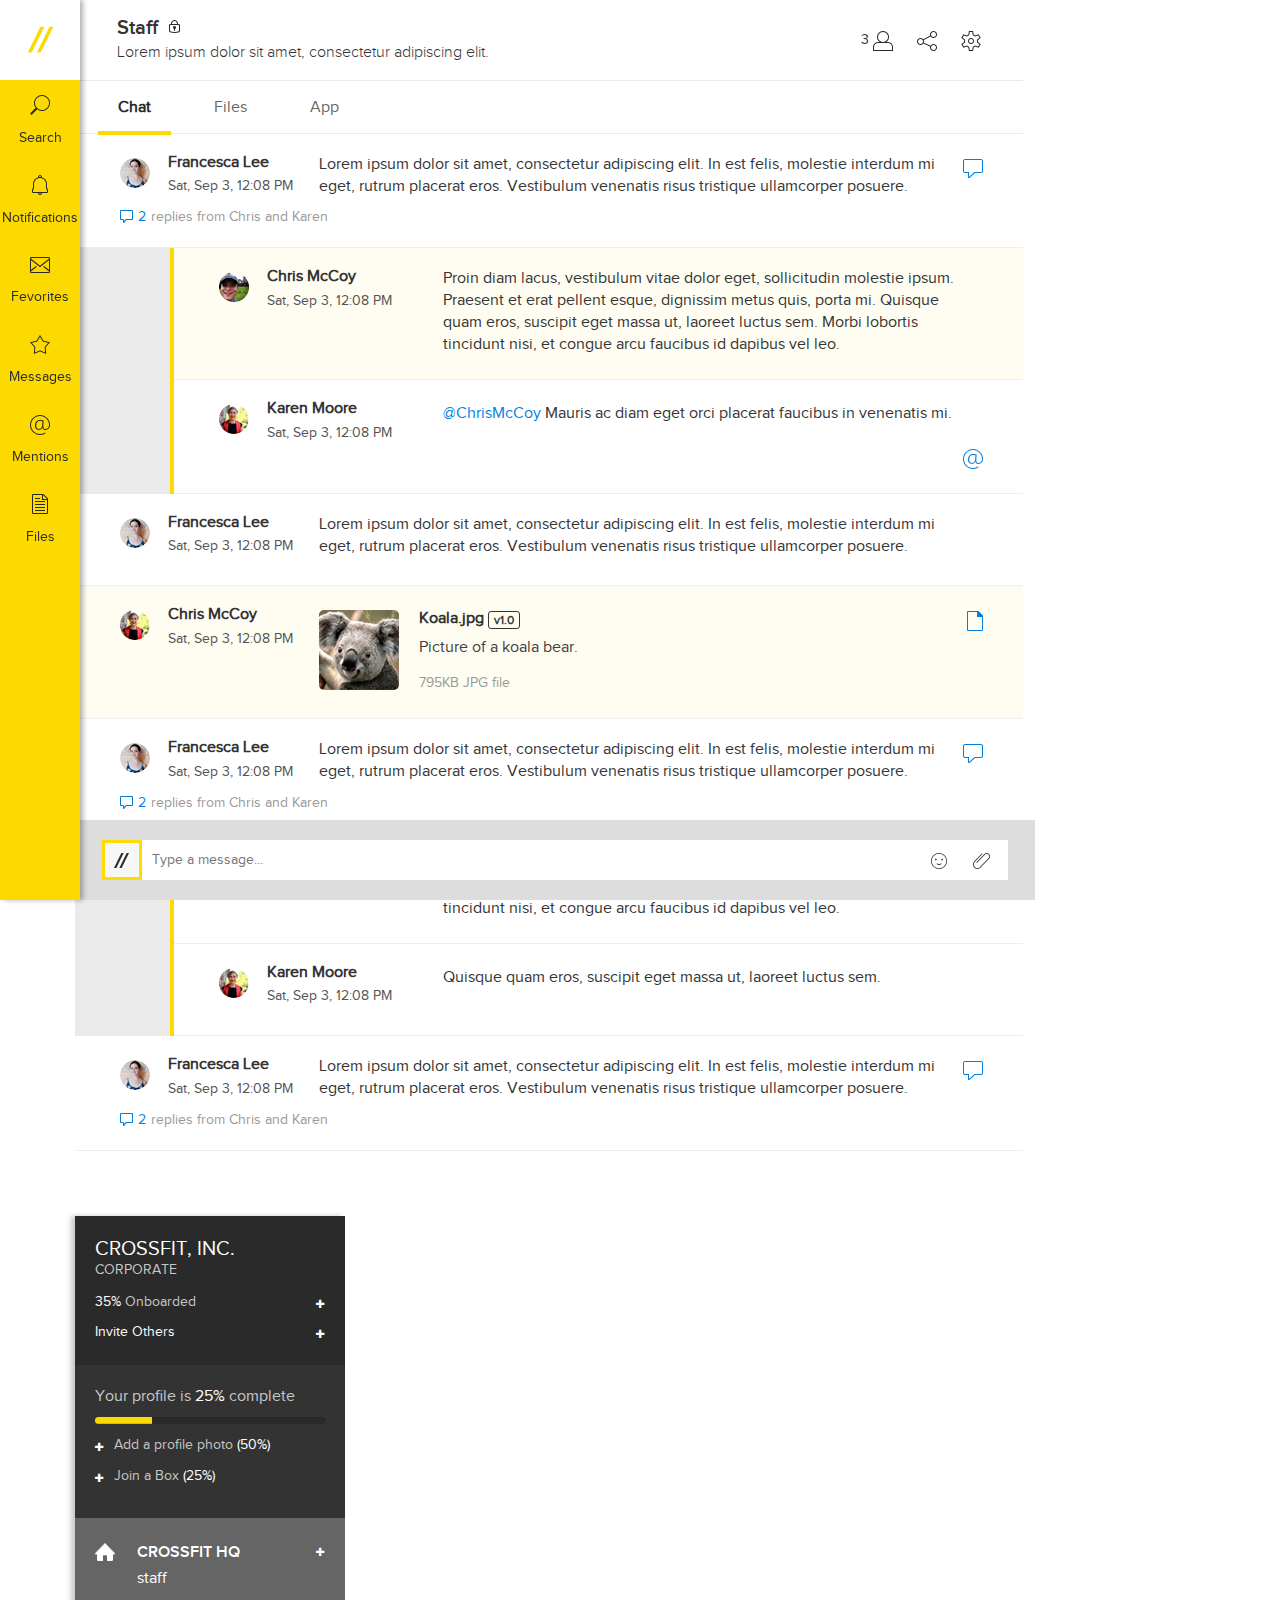
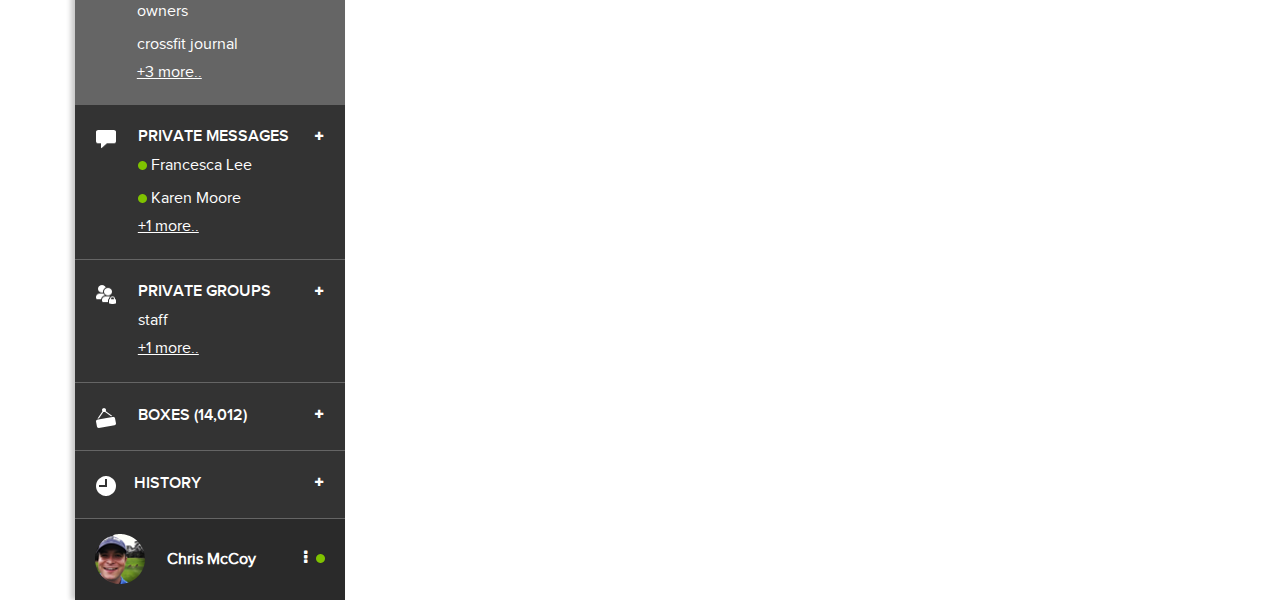
<file: index.html>
<!DOCTYPE HTML>
<html>
<head>
<meta http-equiv="Content-Type" content="text/html; charset=utf-8">
<title>FOOTPRINT</title>


<!-- Bootstrap Core CSS -->
    <link href="css/bootstrap.min.css" rel="stylesheet">
    <link href="css/style.css" rel="stylesheet">
    <!-- Custom CSS -->
<link href="css/font-awesome.min.css" rel="stylesheet">
    <!-- HTML5 Shim and Respond.js IE8 support of HTML5 elements and media queries -->
    <!-- WARNING: Respond.js doesn't work if you view the page via file:// -->
    <!--[if lt IE 9]>
        <script src="https://oss.maxcdn.com/libs/html5shiv/3.7.0/html5shiv.js"></script>
        <script src="https://oss.maxcdn.com/libs/respond.js/1.4.2/respond.min.js"></script>
    <![endif]-->
<link href="css/font-style.css" rel="stylesheet">


</head>

<body>
<div class="row nopadding">

<ul class="cbp-vimenu">
<li class="cbp-vicurrent"><a href="#"><span><img src="images/logo.png" width="27" height="27" alt=""></span></a></li>
<li><a href="#" ><img src="images/search_ic.png" width="20" height="20" alt="icon"> <span>Search</span> </a></li>
<li><a href="#"> <img src="images/notification_ic.png" width="20" height="20" alt="icon"> <span>Notifications</span></a></li>
<li><a href="#"><img src="images/message_ic.png" width="20" height="20" alt="icon"> <span>Fevorites</span></a></li>
<li><a href="#" ><img src="images/fevorite_ic.png" width="20" height="20" alt="icon"> <span>Messages</span></a></li>
<li><a href="#" ><img src="images/mentions_ic.png" width="20" height="20" alt="icon"> <span>Mentions</span></a></li>
<li><a href="#" ><img src="images/files_ic.png" width="20" height="20" alt="icon"> <span>Files</span></a></li>
<!-- Example for active item:
				<li><a href="#" class="icon-pencil">Pencil</a></li>
				-->

</ul>
<div class="row nopadding nomargin">

<div class="main row ">

<div class="bottom_attachDiv">
<div class="in_lg">
  <img src="images/sm-lg_ic.png" width="15" height="15" alt="icon"></div>


<input name="" type="text" placeholder="Type a message...">
<div class="attached_icon">
<a href="#"><img src="images/smily_ic.png" width="16" height="16" alt="icon"></a>
<a href="#"><img src="images/attach_ic.png" width="17" height="16" alt="icon"></a>

</div>

</div>



<div class="col-lg-12 nopadding">
<div class="col-lg-9 more_width nopadding">
<div class="top_header">
<div class="col-lg-7 nopadding">

<div class="heading">
<h2>Staff <img src="images/lock-ic.png" width="11" height="12" alt="icon"></h2>
<p>Lorem ipsum dolor sit amet, consectetur adipiscing elit.</p>
</div>
</div>


<div class="col-lg-5">

<ul class="iconsDiv">
<li class="li_width"><span>3</span> <a href="#"><img src="images/account_ic.png" width="20" height="20" alt="icon"></a></li>
<li><a href="#"><img src="images/share_ic.png" width="20" height="20" alt="icon"></a></li>
<li><a href="#"><img src="images/settings_ic.png" width="20" height="20" alt="icon"></a></li>
</ul>

</div>
<div class="clearfix"></div>
</div>

     <div class="card">
                                    <ul class="nav nav-tabs" role="tablist">
                                        <li role="presentation" class="active"><a href="#home" aria-controls="home" role="tab" data-toggle="tab">Chat</a></li>
                                        <li role="presentation"><a href="#profile" aria-controls="profile" role="tab" data-toggle="tab">Files</a></li>
                                        <li role="presentation"><a href="#messages" aria-controls="messages" role="tab" data-toggle="tab">App</a></li>
                                       
                                    </ul>

                                    <!-- Tab panes -->
                                    <div class="tab-content">
                                        <div role="tabpanel" class="tab-pane active" id="home">
                                        <div class="contBox">
                                        <div class="pro_pic_holder">
                                          <img class="profile_pic" src="images/pro_opic.png" width="30" height="30" alt="img">
                                          <div class="profile_name">
                                          <h3>Francesca Lee</h3>
                                        <p>Sat, Sep 3, 12:08 PM</p>
                                        </div>
                                        
                                        <div class="pro_description">
                                        <p>Lorem ipsum dolor sit amet, consectetur adipiscing elit. In est felis, molestie interdum mi eget, rutrum placerat eros. Vestibulum venenatis risus tristique ullamcorper posuere.</p>
                                        </div>
                                        
                                        <div class="commentIconDiv">
                                        <a href="#"><img src="images/comment_ic.png" width="20" height="19" alt="icon"></a>
                                        </div>
                                        
                                        <div class="clearfix"></div>
                                        <div class="boxFooter">
                                        <p><img src="images/sm_comment_ic.png" width="13" height="13" alt="icon"> <span class="blue">2</span>replies from Chris and Karen</p>
                                        
                                        </div>
                                        
                                        
                                        
                                          </div>
                                          
                                        <div class="sub_holder">
                                          <div class="left_border">
                                        <div class="pro_pic_holder bg-light">
                                          <img class="profile_pic" src="images/pro_opic_1.png" width="30" height="30" alt="img">
                                          <div class="profile_name">
                                          <h3>Chris McCoy</h3>
                                        <p>Sat, Sep 3, 12:08 PM</p>
                                        </div>
                                        
                                        <div class="pro_description description_sub">
                                        <p>Proin diam lacus, vestibulum vitae dolor eget, sollicitudin molestie ipsum. Praesent et erat pellent esque, dignissim metus quis, porta mi. Quisque quam eros, suscipit eget massa ut, laoreet luctus sem. Morbi lobortis tincidunt nisi, et congue arcu faucibus id dapibus vel leo.</p>
                                        </div>
                                        
                                        
                                        
                                        <div class="clearfix"></div>
                                          </div>  
                                          
                                        <div class="pro_pic_holder ">
                                          <img class="profile_pic" src="images/pro_opic_2.png" width="30" height="30" alt="img">
                                          <div class="profile_name">
                                          <h3>Karen Moore</h3>
                                        <p>Sat, Sep 3, 12:08 PM</p>
                                        </div>
                                        
                                        <div class="pro_description description_sub">
                                        <p><a href="#">@ChrisMcCoy</a> Mauris ac diam eget orci placerat faucibus in venenatis mi.</p>
                                        </div>
                                        
                                        <div class="commentIconDiv">
                                        <a href="#"><img src="images/at_ic.png"  alt="icon"></a>
                                        </div>
                                        
                                        <div class="clearfix"></div>
                                        
                                        
                                        
                                        
                                          </div>  
                                          
                                          
                                          
                                          
                                         </div> 
                                        </div>
                                        
                                        <div class="pro_pic_holder">
                                          <img class="profile_pic" src="images/pro_opic.png" width="30" height="30" alt="img">
                                          <div class="profile_name">
                                          <h3>Francesca Lee</h3>
                                        <p>Sat, Sep 3, 12:08 PM</p>
                                        </div>
                                        
                                        <div class="pro_description">
                                        <p>Lorem ipsum dolor sit amet, consectetur adipiscing elit. In est felis, molestie interdum mi eget, rutrum placerat eros. Vestibulum venenatis risus tristique ullamcorper posuere.</p>
                                        </div>
                                        
                                        
                                        
                                        <div class="clearfix"></div>
                                        
                                        
                                        
                                        
                                          </div>
                                          
                                        <div class="pro_pic_holder bg-light">
                                          <img class="profile_pic" src="images/pro_opic_2.png" alt="img">
                                          <div class="profile_name">
                                          <h3>Chris McCoy</h3>
                                        <p>Sat, Sep 3, 12:08 PM</p>
                                        </div>
                                        
                                        <div class="pro_description"> 
                                          <div class="sub_cont">
                                        <img class="sub_img" src="images/img-1.png"  alt="img">
                                        <div class="sub_des">
                                        <h3>Koala.jpg <span>v1.0</span></h3>
                                        <span>Picture of a koala bear.</span>
                                        <p>795KB JPG file</p>
                                        
                                        </div>
                                        
                                        </div>
                                        </div>
                                        
                                        <div class="commentIconDiv">
                                        <a href="#"><img src="images/file_ic.png" alt="icon"></a>
                                        </div>
                                        
                                        <div class="clearfix"></div>
                                        
                                        
                                        
                                        
                                          </div>   
                                          
                                        <div class="pro_pic_holder">
                                          <img class="profile_pic" src="images/pro_opic.png" width="30" height="30" alt="img">
                                          <div class="profile_name">
                                          <h3>Francesca Lee</h3>
                                        <p>Sat, Sep 3, 12:08 PM</p>
                                        </div>
                                        
                                        <div class="pro_description">
                                        <p>Lorem ipsum dolor sit amet, consectetur adipiscing elit. In est felis, molestie interdum mi eget, rutrum placerat eros. Vestibulum venenatis risus tristique ullamcorper posuere.</p>
                                        </div>
                                        
                                        <div class="commentIconDiv">
                                        <a href="#"><img src="images/comment_ic.png" width="20" height="19" alt="icon"></a>
                                        </div>
                                        
                                        <div class="clearfix"></div>
                                        <div class="boxFooter">
                                        <p><img src="images/sm_comment_ic.png" width="13" height="13" alt="icon"> <span class="blue">2</span>replies from Chris and Karen</p>
                                        
                                        </div>
                                        
                                        
                                        
                                          </div>   
                                          
                                        <div class="sub_holder">
                                          <div class="left_border">
                                        <div class="pro_pic_holder">
                                          <img class="profile_pic" src="images/pro_opic_1.png" width="30" height="30" alt="img">
                                          <div class="profile_name">
                                          <h3>Chris McCoy</h3>
                                        <p>Sat, Sep 3, 12:08 PM</p>
                                        </div>
                                        
                                        <div class="pro_description description_sub">
                                        <p>Praesent et erat pellent esque, dignissim metus quis, porta mi. Quisque quam eros, suscipit eget massa ut, laoreet luctus sem. Morbi lobortis tincidunt nisi, et congue arcu faucibus id dapibus vel leo.</p>
                                        </div>
                                        
                                        
                                        
                                        <div class="clearfix"></div>
                                          </div>  
                                          
                                        <div class="pro_pic_holder ">
                                          <img class="profile_pic" src="images/pro_opic_2.png" width="30" height="30" alt="img">
                                          <div class="profile_name">
                                          <h3>Karen Moore</h3>
                                        <p>Sat, Sep 3, 12:08 PM</p>
                                        </div>
                                        
                                        <div class="pro_description description_sub">
                                        <p>Quisque quam eros, suscipit eget massa ut, laoreet luctus sem.</p>
                                        </div>
                                        
                                        
                                        
                                        <div class="clearfix"></div>
                                        
                                        
                                        
                                        
                                          </div>  
                                          
                                          
                                          
                                          
                                         </div> 
                                        </div>
                                          
                                        <div class="pro_pic_holder">
                                          <img class="profile_pic" src="images/pro_opic.png" width="30" height="30" alt="img">
                                          <div class="profile_name">
                                          <h3>Francesca Lee</h3>
                                        <p>Sat, Sep 3, 12:08 PM</p>
                                        </div>
                                        
                                        <div class="pro_description">
                                        <p>Lorem ipsum dolor sit amet, consectetur adipiscing elit. In est felis, molestie interdum mi eget, rutrum placerat eros. Vestibulum venenatis risus tristique ullamcorper posuere.</p>
                                        </div>
                                        
                                        <div class="commentIconDiv">
                                        <a href="#"><img src="images/comment_ic.png" width="20" height="19" alt="icon"></a>
                                        </div>
                                        
                                        <div class="clearfix"></div>
                                        <div class="boxFooter">
                                        <p><img src="images/sm_comment_ic.png" width="13" height="13" alt="icon"> <span class="blue">2</span>replies from Chris and Karen</p>
                                        
                                        </div>
                                        
                                        
                                        
                                          </div>  
                                        </div>
                                        
                                        
                                        
                                        </div>
                                        <div role="tabpanel" class="tab-pane" id="profile">Lorem Ipsum is simply dummy text of the printing and typesetting industry. Lorem Ipsum has been the industry's standard dummy text ever since the 1500s, when an unknown printer took a galley of type and scrambled it to make a type specimen book.</div>
                                        <div role="tabpanel" class="tab-pane" id="messages">Lorem Ipsum is simply dummy text of the printing and typesetting industry. Lorem Ipsum has been the industry's standard dummy text ever since the 1500s, when an unknown printer took a galley of type and scrambled it to make a type specimen book. It has survived not only five centuries, but also the leap into electronic typesetting, remaining essentially unchanged. It was popularised in the 1960s with the release of Letraset sheets containing Lorem Ipsum passages, and more recently with desktop publishing software like Aldus PageMaker including versions of Lorem Ipsum.</div>
                                      
                                    </div>
</div>
                           



</div>
<div class="col-lg-3 less_width nopadding">

<div class="right_panel">
<div class="section_1">
<h3>Crossfit, Inc.</h3>
<h5>Corporate</h5>
    
    <div class="panel-group" id="accordion" role="tablist" aria-multiselectable="true">

        <div class="panel panel-default">
            <div class="panel-heading" role="tab" id="headingOne">
                <h4 class="panel-title">
                    <a role="button" data-toggle="collapse" data-parent="#accordion" href="#collapseOne" aria-expanded="true" aria-controls="collapseOne">
                        <i class="more-less glyphicon glyphicon-plus"></i>
                        <p class="txx"><span>35%</span> Onboarded</p>
                    </a>
                </h4>
            </div>
            <div id="collapseOne" class="panel-collapse collapse " role="tabpanel" aria-labelledby="headingOne">
                <div class="panel-body">
                      Lorem ipsum
                </div>
            </div>
        </div>

        <div class="panel panel-default">
            <div class="panel-heading" role="tab" id="headingTwo">
                <h4 class="panel-title">
                    <a class="collapsed" role="button" data-toggle="collapse" data-parent="#accordion" href="#collapseTwo" aria-expanded="false" aria-controls="collapseTwo">
                        <i class="more-less glyphicon glyphicon-plus"></i>
                       Invite Others
                    </a>
                </h4>
            </div>
            <div id="collapseTwo" class="panel-collapse collapse" role="tabpanel" aria-labelledby="headingTwo">
                <div class="panel-body">
                    Lorem ipsum
                </div>
            </div>
        </div>

        

    </div>
    
</div>

<div class="section_2">
<p class="txx_1">Your profile is <span>25%</span> complete </p>

 <div class="progress">
  <div class="progress-bar" role="progressbar" aria-valuenow="70"
  aria-valuemin="0" aria-valuemax="100" style="width:25%">
    <span class="sr-only">70% Complete</span>
  </div>
</div>


 <div class="panel-group" id="accordion_1" role="tablist" aria-multiselectable="true">

        <div class="panel panel-default">
            <div class="panel-heading" role="tab" id="heading1">
                <h4 class="panel-title">
                    <a role="button" data-toggle="collapse" data-parent="#accordion" href="#collapse1" aria-expanded="true" aria-controls="collapse1">
                        <i class="more-less glyphicon glyphicon-plus pull-left margin_right10"></i>
                        <p class="txx"> Add a profile photo <span>(50%)</span></p>
                    </a>
                </h4>
            </div>
            <div id="collapse1" class="panel-collapse collapse" role="tabpanel" aria-labelledby="heading1">
                <div class="panel-body">
                      Lorem ipsum
                </div>
            </div>
        </div>

        <div class="panel panel-default">
            <div class="panel-heading" role="tab" id="heading2">
                <h4 class="panel-title">
                    <a class="collapsed" role="button" data-toggle="collapse" data-parent="#accordion" href="#collapse2" aria-expanded="false" aria-controls="collapse2">
                        <i class="more-less glyphicon glyphicon-plus pull-left margin_right10"></i>
                        <p class="txx"> Join a Box  <span>(25%)</span></p>
                       
                    </a>
                </h4>
            </div>
            <div id="collapse2" class="panel-collapse collapse" role="tabpanel" aria-labelledby="heading2">
                <div class="panel-body">
                    Lorem ipsum
                </div>
            </div>
        </div>

        

    </div>
    
</div>

<div class="section_3">

    
    <div class="panel-group" id="accordion" role="tablist" aria-multiselectable="true">

        <div class="panel panel-default">
            <div class="panel-heading" role="tab" id="heading3">
                <h4 class="panel-title">
                    <a role="button" data-toggle="collapse" data-parent="#accordion" href="#collapse3" aria-expanded="true" aria-controls="collapse3">
                        <i class="more-less glyphicon glyphicon-plus"></i>
                        
                    <h4> <img src="images/home_ic.png" width="20" height="19" alt="icon">  CrosSfit HQ</h4>
                    </a>
                </h4>
            </div>
            <div id="collapse3" class="panel-collapse collapse collapse in" role="tabpanel" aria-labelledby="heading3">
                <div class="panel-body">
                <div class="list">
                    <ul id="myList" class="crossfit">
                    <li><a href="#">staff</a></li>
                    <li><a href="#">owners</a></li>
                    <li><a href="#">crossfit journal</a></li>
                    <li><a href="#">Four</a></li>
                    <li><a href="#">Five</a></li>
                    <li><a href="#">Six</a></li>
                    <li><a href="#">Seven</a></li>

                </ul>
                     <div id="loadMore">+3 more..</div>
                     <!--<div id="showLess">Show less</div>-->
                     </div>
                   
                </div>
            </div>
        </div>

        

        

    </div>
    
</div>

<div class="section_4">
    <div class="panel-group" id="accordion" role="tablist" aria-multiselectable="true">

        <div class="panel panel-default">
            <div class="panel-heading" role="tab" id="heading3">
                <h4 class="panel-title">
                    <a role="button" data-toggle="collapse" data-parent="#accordion" href="#collapse5" aria-expanded="true" aria-controls="collapse5">
                        <i class="more-less glyphicon glyphicon-plus"></i>
                        
                    <h4> <img src="images/comment_white_ic.png" width="20" height="19" alt="icon"> Private Messages</h4>
                    </a>
                </h4>
            </div>
            <div id="collapse5" class="panel-collapse collapse  collapse in" role="tabpanel" aria-labelledby="heading5">
                <div class="panel-body">
                <div class="list">
                    <ul id="myList_1" class="crossfit">
                    <li><a href="#"><span><img src="images/green.png" width="9" height="9" alt=""></span> Francesca Lee</a></li>
                    <li><a href="#"><span><img src="images/green.png" width="9" height="9" alt=""></span> Karen Moore</a></li>
                    <li><a href="#"><span><img src="images/green.png" width="9" height="9" alt=""></span> Francesca Lee</a></li>
                </ul>
                     <div id="loadMore_1">+1 more..</div>
                     <!--<div id="showLess">Show less</div>-->
                     </div>
                   
                </div>
            </div>
        </div>

        

        

    </div>
    
</div>

<div class="section_4 borderTop">
    <div class="panel-group" id="accordion" role="tablist" aria-multiselectable="true">

        <div class="panel panel-default">
            <div class="panel-heading" role="tab" id="heading3">
                <h4 class="panel-title">
                    <a role="button" data-toggle="collapse" data-parent="#accordion" href="#collapse6" aria-expanded="true" aria-controls="collapse6">
                        <i class="more-less glyphicon glyphicon-plus"></i>
                        
                    <h4> <img src="images/groups_ic.png" width="20" height="19" alt="icon"> Private Groups</h4>
                    </a>
                </h4>
            </div>
            <div id="collapse6" class="panel-collapse collapse collapse in" role="tabpanel" aria-labelledby="heading6">
                <div class="panel-body">
                <div class="row list_1">
                    <ul id="myList_2" class="crossfit_2">
                    <li><a href="#">staff</a></li>
                   
                </ul>
                     <div id="loadMore_2">+1 more..</div>
                     <!--<div id="showLess">Show less</div>-->
                     </div>
                   
                </div>
            </div>
        </div>

        

        

    </div>
    
</div>


<div class="section_4 borderTop">
    <div class="panel-group" id="accordion" role="tablist" aria-multiselectable="true">

        <div class="panel panel-default">
            <div class="panel-heading" role="tab" id="heading3">
                <h4 class="panel-title">
                    <a role="button" data-toggle="collapse" data-parent="#accordion" href="#collapse7" aria-expanded="true" aria-controls="collapse7">
                        <i class="more-less glyphicon glyphicon-plus"></i>
                        
                    <h4> <img src="images/boxes_ic.png" width="20" height="20" alt="icon"> BOXES (14,012)</h4>
                    </a>
                </h4>
            </div>
            <div id="collapse7" class="panel-collapse collapse" role="tabpanel" aria-labelledby="heading7">
                <div class="panel-body">
                <div class="row list_1">
                    <ul id="myList_3" class="crossfit_2">
                    <li><a href="#">staff</a></li>
                   
                </ul>
                    
                     <!--<div id="showLess">Show less</div>-->
                     </div>
                   
                </div>
            </div>
        </div>

        

        

    </div>
    
</div>

<div class="section_4 borderTop">
    <div class="panel-group" id="accordion" role="tablist" aria-multiselectable="true">

        <div class="panel panel-default">
            <div class="panel-heading" role="tab" id="heading3">
                <h4 class="panel-title">
                    <a role="button" data-toggle="collapse" data-parent="#accordion" href="#collapse8" aria-expanded="true" aria-controls="collapse8">
                        <i class="more-less glyphicon glyphicon-plus"></i>
                        
                    <h4> <img src="images/history_ic.png" width="20" height="20" alt="icon">History</h4>
                    </a>
                </h4>
            </div>
            <div id="collapse8" class="panel-collapse collapse" role="tabpanel" aria-labelledby="heading8">
                <div class="panel-body">
                <div class="row list_1">
                    <ul id="myList_4" class="crossfit_2">
                    <li><a href="#">staff</a></li>
                   
                </ul>
                    
                     <!--<div id="showLess">Show less</div>-->
                     </div>
                   
                </div>
            </div>
        </div>


    </div>
    
</div>


<div class="section_5 borderTop">

<div class="col-lg-3 nopadding">
<div class="right_bottom_pro_img"><img src="images/right_bottom_pro_img.png" width="50" height="50" alt="img"></div>
</div>
<div class="col-lg-7"><h5 class="pro_heading">Chris McCoy</h5></div>
<div class="col-lg-2 nopadding">
<div class="right_elm">
<a href="#"><i class="fa fa-ellipsis-v"></i></a>
<a href="#"><img src="images/green.png" width="9" height="9" alt="icon"></a></div>

</div>
<div class="clearfix"></div>
</div>

</div>
</div>

<div class="clear"></div>
</div>



</div>

</div>

</div>








    <!-- jQuery -->
<script src="js/jquery.js"></script>

    <!-- Bootstrap Core JavaScript -->
<script src="js/bootstrap.min.js"></script>
<script>
function toggleIcon(e) {
    $(e.target)
        .prev('.panel-heading')
        .find(".more-less")
        .toggleClass('glyphicon-plus glyphicon-minus');
}
$('.panel-group').on('hidden.bs.collapse', toggleIcon);
$('.panel-group').on('shown.bs.collapse', toggleIcon);
</script>


<script>
$(document).ready(function () {
    size_li = $("#myList li").size();
    x=3;
    $('#myList li:lt('+x+')').show();
    $('#loadMore').click(function () {
        x= (x+5 <= size_li) ? x+5 : size_li;
        $('#myList li:lt('+x+')').show();
    });
    $('#showLess').click(function () {
        x=(x-5<0) ? 3 : x-5;
        $('#myList li').not(':lt('+x+')').hide();
    });
	
	
	size_li = $("#myList_1 li").size();
    x=2;
    $('#myList_1 li:lt('+x+')').show();
    $('#loadMore_1').click(function () {
        x= (x+5 <= size_li) ? x+5 : size_li;
        $('#myList_1 li:lt('+x+')').show();
    });
    $('#showLess_1').click(function () {
        x=(x-5<0) ? 3 : x-5;
        $('#myList_1 li').not(':lt('+x+')').hide();
    });
	
	size_li = $("#myList_2 li").size();
    x=1;
    $('#myList_2 li:lt('+x+')').show();
    $('#loadMore_2').click(function () {
        x= (x+5 <= size_li) ? x+5 : size_li;
        $('#myList_2 li:lt('+x+')').show();
    });
    $('#showLess_2').click(function () {
        x=(x-5<0) ? 3 : x-5;
        $('#myList_2 li').not(':lt('+x+')').hide();
    });
	
	size_li = $("#myList_3 li").size();
    x=1;
    $('#myList_3 li:lt('+x+')').show();
    $('#loadMore_3').click(function () {
        x= (x+5 <= size_li) ? x+5 : size_li;
        $('#myList_3 li:lt('+x+')').show();
    });
    $('#showLess_3').click(function () {
        x=(x-5<0) ? 3 : x-5;
        $('#myList_3 li').not(':lt('+x+')').hide();
    });
	
	
	size_li = $("#myList_4 li").size();
    x=1;
    $('#myList_4 li:lt('+x+')').show();
    $('#loadMore_4').click(function () {
        x= (x+5 <= size_li) ? x+5 : size_li;
        $('#myList_4 li:lt('+x+')').show();
    });
    $('#showLess_4').click(function () {
        x=(x-5<0) ? 3 : x-5;
        $('#myList_4 li').not(':lt('+x+')').hide();
    });
	
	
	
});
</script>
</body>
</html>
</file>
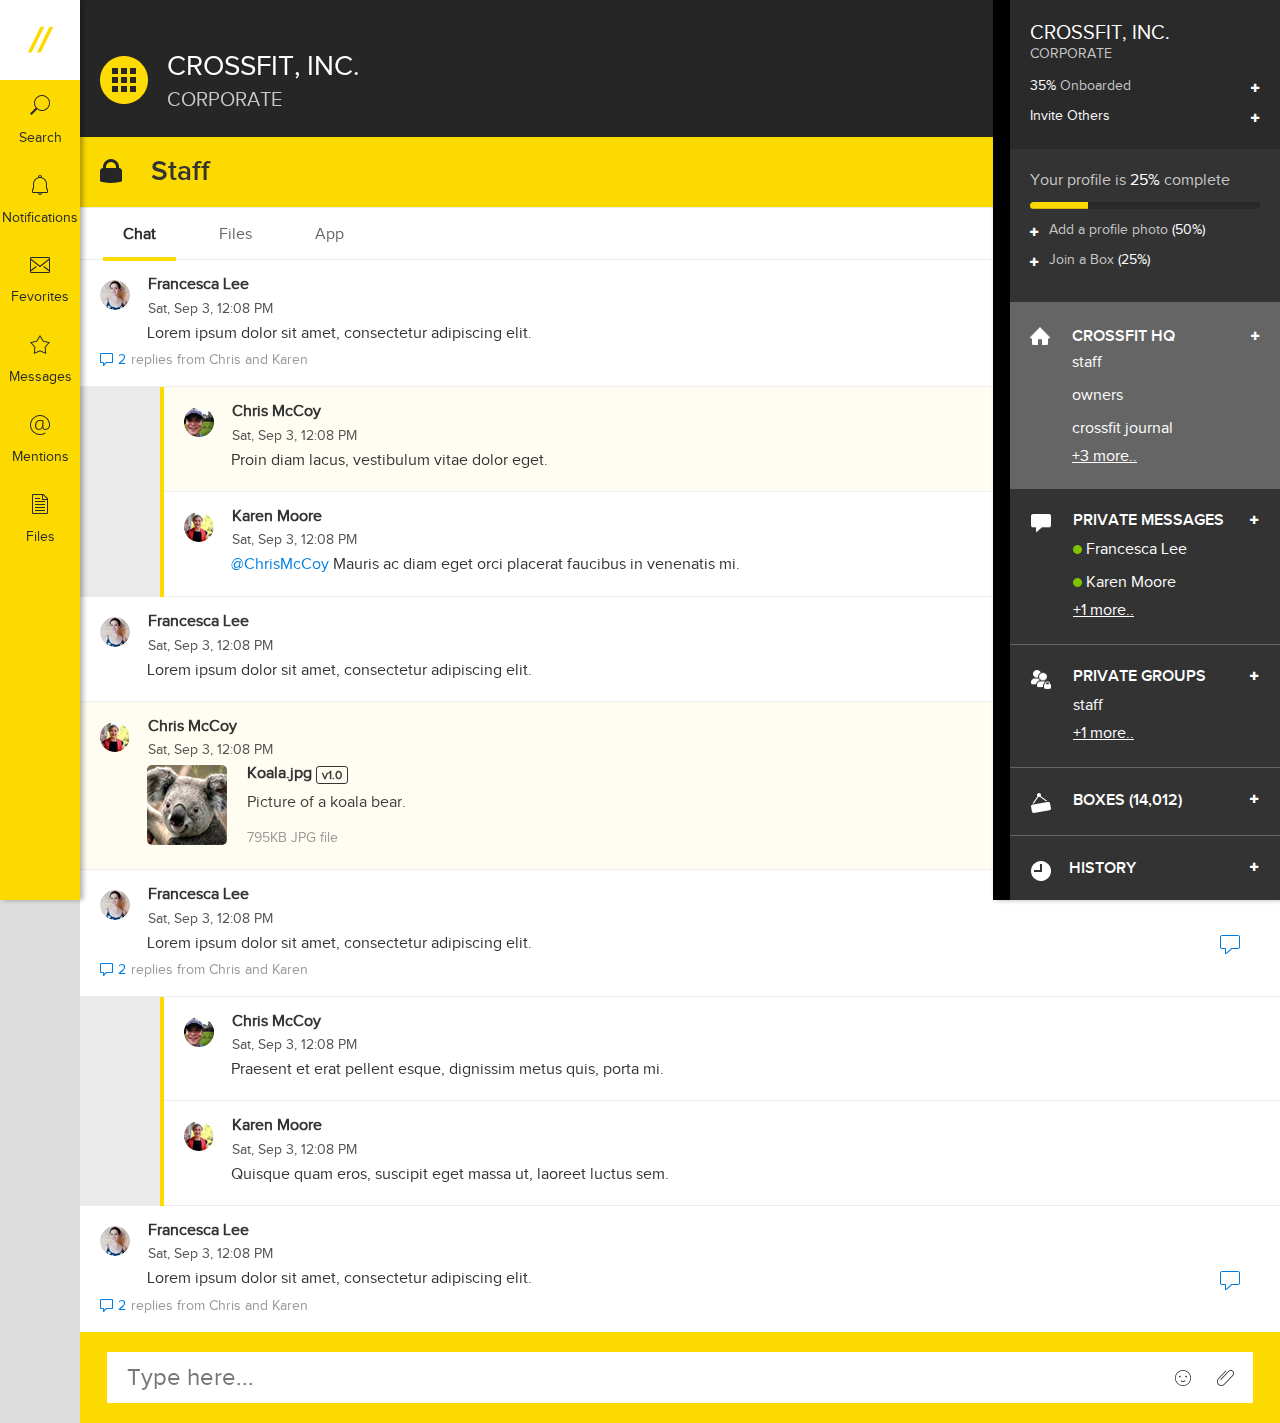
<file: mobile.html>
<!DOCTYPE HTML>
<html>
<head>
<meta http-equiv="Content-Type" content="text/html; charset=utf-8">
<title>FOOTPRINT</title>

<!-- Bootstrap Core CSS -->
<link href="css/bootstrap.min.css" rel="stylesheet">
<link href="css/mobile_style.css" rel="stylesheet">
<!-- Custom CSS -->
<link href="css/font-awesome.min.css" rel="stylesheet">
<!-- HTML5 Shim and Respond.js IE8 support of HTML5 elements and media queries -->
<!-- WARNING: Respond.js doesn't work if you view the page via file:// -->
<!--[if lt IE 9]>
        <script src="https://oss.maxcdn.com/libs/html5shiv/3.7.0/html5shiv.js"></script>
        <script src="https://oss.maxcdn.com/libs/respond.js/1.4.2/respond.min.js"></script>
    <![endif]-->
<link href="css/font-style.css" rel="stylesheet">



</head>

<body>

            
      <div id="wrapper">  
       <div id="sidebar-wrapper_1">
      <div class="right_panel" >
              <div class="section_1">
                <h3>Crossfit, Inc.</h3>
                <h5>Corporate</h5>
                <div class="panel-group" id="accordion" role="tablist" aria-multiselectable="true">
                  <div class="panel panel-default">
                    <div class="panel-heading" role="tab" id="headingOne">
                      <h4 class="panel-title"> <a role="button" data-toggle="collapse" data-parent="#accordion" href="#collapseOne" aria-expanded="true" aria-controls="collapseOne"> <i class="more-less glyphicon glyphicon-plus"></i>
                        <p class="txx"><span>35%</span> Onboarded</p>
                        </a> </h4>
                    </div>
                    <div id="collapseOne" class="panel-collapse collapse " role="tabpanel" aria-labelledby="headingOne">
                      <div class="panel-body"> Lorem ipsum </div>
                    </div>
                  </div>
                  <div class="panel panel-default">
                    <div class="panel-heading" role="tab" id="headingTwo">
                      <h4 class="panel-title"> <a class="collapsed" role="button" data-toggle="collapse" data-parent="#accordion" href="#collapseTwo" aria-expanded="false" aria-controls="collapseTwo"> <i class="more-less glyphicon glyphicon-plus"></i> Invite Others </a> </h4>
                    </div>
                    <div id="collapseTwo" class="panel-collapse collapse" role="tabpanel" aria-labelledby="headingTwo">
                      <div class="panel-body"> Lorem ipsum </div>
                    </div>
                  </div>
                </div>
              </div>
              <div class="section_2">
                <p class="txx_1">Your profile is <span>25%</span> complete </p>
                <div class="progress">
                  <div class="progress-bar" role="progressbar" aria-valuenow="70"
  aria-valuemin="0" aria-valuemax="100" style="width:25%"> <span class="sr-only">70% Complete</span> </div>
                </div>
                <div class="panel-group" id="accordion_1" role="tablist" aria-multiselectable="true">
                  <div class="panel panel-default">
                    <div class="panel-heading" role="tab" id="heading1">
                      <h4 class="panel-title"> <a role="button" data-toggle="collapse" data-parent="#accordion" href="#collapse1" aria-expanded="true" aria-controls="collapse1"> <i class="more-less glyphicon glyphicon-plus pull-left margin_right10"></i>
                        <p class="txx"> Add a profile photo <span>(50%)</span></p>
                        </a> </h4>
                    </div>
                    <div id="collapse1" class="panel-collapse collapse" role="tabpanel" aria-labelledby="heading1">
                      <div class="panel-body"> Lorem ipsum </div>
                    </div>
                  </div>
                  <div class="panel panel-default">
                    <div class="panel-heading" role="tab" id="heading2">
                      <h4 class="panel-title"> <a class="collapsed" role="button" data-toggle="collapse" data-parent="#accordion" href="#collapse2" aria-expanded="false" aria-controls="collapse2"> <i class="more-less glyphicon glyphicon-plus pull-left margin_right10"></i>
                        <p class="txx"> Join a Box <span>(25%)</span></p>
                        </a> </h4>
                    </div>
                    <div id="collapse2" class="panel-collapse collapse" role="tabpanel" aria-labelledby="heading2">
                      <div class="panel-body"> Lorem ipsum </div>
                    </div>
                  </div>
                </div>
              </div>
              <div class="section_3">
                <div class="panel-group" id="accordion" role="tablist" aria-multiselectable="true">
                  <div class="panel panel-default">
                    <div class="panel-heading" role="tab" id="heading3">
                      <h4 class="panel-title"> <a role="button" data-toggle="collapse" data-parent="#accordion" href="#collapse3" aria-expanded="true" aria-controls="collapse3"> <i class="more-less glyphicon glyphicon-plus"></i>
                        <h4> <img src="images/home_ic.png" width="20" height="19" alt="icon"> CrosSfit HQ</h4>
                        </a> </h4>
                    </div>
                    <div id="collapse3" class="panel-collapse collapse collapse in" role="tabpanel" aria-labelledby="heading3">
                      <div class="panel-body">
                        <div class="list">
                          <ul id="myList" class="crossfit">
                            <li><a href="#">staff</a></li>
                            <li><a href="#">owners</a></li>
                            <li><a href="#">crossfit journal</a></li>
                            <li><a href="#">Four</a></li>
                            <li><a href="#">Five</a></li>
                            <li><a href="#">Six</a></li>
                            <li><a href="#">Seven</a></li>
                          </ul>
                          <div id="loadMore">+3 more..</div>
                          <!--<div id="showLess">Show less</div>--> 
                        </div>
                      </div>
                    </div>
                  </div>
                </div>
              </div>
              <div class="section_4">
                <div class="panel-group" id="accordion" role="tablist" aria-multiselectable="true">
                  <div class="panel panel-default">
                    <div class="panel-heading" role="tab" id="heading3">
                      <h4 class="panel-title"> <a role="button" data-toggle="collapse" data-parent="#accordion" href="#collapse5" aria-expanded="true" aria-controls="collapse5"> <i class="more-less glyphicon glyphicon-plus"></i>
                        <h4> <img src="images/comment_white_ic.png" width="20" height="19" alt="icon"> Private Messages</h4>
                        </a> </h4>
                    </div>
                    <div id="collapse5" class="panel-collapse collapse  collapse in" role="tabpanel" aria-labelledby="heading5">
                      <div class="panel-body">
                        <div class="list">
                          <ul id="myList_1" class="crossfit">
                            <li><a href="#"><span><img src="images/green.png" width="9" height="9" alt=""></span> Francesca Lee</a></li>
                            <li><a href="#"><span><img src="images/green.png" width="9" height="9" alt=""></span> Karen Moore</a></li>
                            <li><a href="#"><span><img src="images/green.png" width="9" height="9" alt=""></span> Francesca Lee</a></li>
                          </ul>
                          <div id="loadMore_1">+1 more..</div>
                          <!--<div id="showLess">Show less</div>--> 
                        </div>
                      </div>
                    </div>
                  </div>
                </div>
              </div>
              <div class="section_4 borderTop">
                <div class="panel-group" id="accordion" role="tablist" aria-multiselectable="true">
                  <div class="panel panel-default">
                    <div class="panel-heading" role="tab" id="heading3">
                      <h4 class="panel-title"> <a role="button" data-toggle="collapse" data-parent="#accordion" href="#collapse6" aria-expanded="true" aria-controls="collapse6"> <i class="more-less glyphicon glyphicon-plus"></i>
                        <h4> <img src="images/groups_ic.png" width="20" height="19" alt="icon"> Private Groups</h4>
                        </a> </h4>
                    </div>
                    <div id="collapse6" class="panel-collapse collapse collapse in" role="tabpanel" aria-labelledby="heading6">
                      <div class="panel-body">
                        <div class="row list_1">
                          <ul id="myList_2" class="crossfit_2">


                            <li><a href="#">staff</a></li>
                          </ul>
                          <div id="loadMore_2">+1 more..</div>
                          <!--<div id="showLess">Show less</div>--> 
                        </div>
                      </div>
                    </div>
                  </div>
                </div>
              </div>
              <div class="section_4 borderTop">
                <div class="panel-group" id="accordion" role="tablist" aria-multiselectable="true">
                  <div class="panel panel-default">
                    <div class="panel-heading" role="tab" id="heading3">
                      <h4 class="panel-title"> <a role="button" data-toggle="collapse" data-parent="#accordion" href="#collapse7" aria-expanded="true" aria-controls="collapse7"> <i class="more-less glyphicon glyphicon-plus"></i>
                        <h4> <img src="images/boxes_ic.png" width="20" height="20" alt="icon"> BOXES (14,012)</h4>
                        </a> </h4>
                    </div>
                    <div id="collapse7" class="panel-collapse collapse" role="tabpanel" aria-labelledby="heading7">
                      <div class="panel-body">
                        <div class="row list_1">
                          <ul id="myList_3" class="crossfit_2">
                            <li><a href="#">staff</a></li>
                          </ul>
                          
                          <!--<div id="showLess">Show less</div>--> 
                        </div>
                      </div>
                    </div>
                  </div>
                </div>
              </div>
              <div class="section_4 borderTop">
                <div class="panel-group" id="accordion" role="tablist" aria-multiselectable="true">
                  <div class="panel panel-default">
                    <div class="panel-heading" role="tab" id="heading3">
                      <h4 class="panel-title"> <a role="button" data-toggle="collapse" data-parent="#accordion" href="#collapse8" aria-expanded="true" aria-controls="collapse8"> <i class="more-less glyphicon glyphicon-plus"></i>
                        <h4> <img src="images/history_ic.png" width="20" height="20" alt="icon">History</h4>
                        </a> </h4>
                    </div>
                    <div id="collapse8" class="panel-collapse collapse" role="tabpanel" aria-labelledby="heading8">
                      <div class="panel-body">
                        <div class="row list_1">
                          <ul id="myList_4" class="crossfit_2">
                            <li><a href="#">staff</a></li>
                          </ul>
                          
                          <!--<div id="showLess">Show less</div>--> 
                        </div>
                      </div>
                    </div>
                  </div>
                </div>
              </div>
              <div class="section_5 borderTop">
                <div class="col-lg-3 nopadding">
                  <div class="right_bottom_pro_img"><img src="images/right_bottom_pro_img.png" width="50" height="50" alt="img"></div>
                </div>
                <div class="col-lg-7">
                  <h5 class="pro_heading">Chris McCoy</h5>
                </div>
                <div class="col-lg-2 nopadding">
                  <div class="right_elm"> <a href="#"><i class="fa fa-ellipsis-v"></i></a> <a href="#"><img src="images/green.png" width="9" height="9" alt="icon"></a></div>
                </div>
                <div class="clearfix"></div>
              </div>
            </div>
      </div>
          
            
                
                
           <div id="sidebar-wrapper">
        <ul class="cbp-vimenu sidebar-nav ">
        <li class="cbp-vicurrent"><a href="#"><span><img src="images/logo.png" width="27" height="27" alt=""></span></a></li>
        <li><a href="#" ><img src="images/search_ic.png" width="20" height="20" alt="icon"> <span>Search</span> </a></li>
        <li><a href="#"> <img src="images/notification_ic.png" width="20" height="20" alt="icon"> <span>Notifications</span></a></li>
        <li><a href="#"><img src="images/message_ic.png" width="20" height="20" alt="icon"> <span>Fevorites</span></a></li>
        <li><a href="#" ><img src="images/fevorite_ic.png" width="20" height="20" alt="icon"> <span>Messages</span></a></li>
        <li><a href="#" ><img src="images/mentions_ic.png" width="20" height="20" alt="icon"> <span>Mentions</span></a></li>
        <li><a href="#" ><img src="images/files_ic.png" width="20" height="20" alt="icon"> <span>Files</span></a></li>
        <!-- Example for active item:
        <li><a href="#" class="icon-pencil">Pencil</a></li>
        -->
        </ul>
        </div>


<main id="panel" class="panel">
    
      <div class="mobile_header">
              <div class="right_ic"><a href="#"><img src="images/right_ic.png" width="31" height="25" alt="icon"></a></div>
              <div class="header_click_sec">
               <a href="#menu-toggle1" class="menu_right" id="menu-toggle1"></a>
                <a href="#menu-toggle" class="menu_left" id="menu-toggle"></a>
                
                
              <!--<button class="btn-hamburger js-slideout-toggle"></button>-->
              <div class="mobile_heading">
                <h3>Crossfit, Inc.</h3>
                <h5>Corporate</h5>
                </div>
                
              </div>
            </div>
            <div class="top_header ">
              <div class="col-lg-12 nopadding">
                <div class="heading">
                  <h2><img src="images/black_lock.png" width="22" height="24" alt="icon"> Staff </h2>
                 
                </div>
                <ul class="iconsDiv">
                  <li class="li_width"><span>3</span> <a href="#"><img src="images/account_ic.png" width="20" height="20" alt="icon"></a></li>
                  <li><a href="#"><img src="images/share_ic.png" width="20" height="20" alt="icon"></a></li>
                  <li><a href="#"><img src="images/settings_ic.png" width="20" height="20" alt="icon"></a></li>
                </ul>
                
                 <div class="clearfix"></div>
              </div>
              
              <div class="clearfix"></div>
            </div>
            <div class="card">
              <ul class="nav nav-tabs" role="tablist">
                <li role="presentation" class="active"><a href="#home" aria-controls="home" role="tab" data-toggle="tab">Chat</a></li>
                <li role="presentation"><a href="#profile" aria-controls="profile" role="tab" data-toggle="tab">Files</a></li>
                <li role="presentation"><a href="#messages" aria-controls="messages" role="tab" data-toggle="tab">App</a></li>
              </ul>
              
              <!-- Tab panes -->
              <div class="tab-content">
                <div role="tabpanel" class="tab-pane active" id="home">
                  <div class="contBox">
                    <div class="pro_pic_holder"> <img class="profile_pic" src="images/pro_opic.png" width="30" height="30" alt="img">
                      <div class="profile_name">
                        <h3>Francesca Lee</h3>
                        <p>Sat, Sep 3, 12:08 PM</p>
                      </div>
                      <div class="pro_description">
                        <p>Lorem ipsum dolor sit amet, consectetur adipiscing elit.</p>
                      </div>
                      <div class="commentIconDiv"> <a href="#"><img src="images/comment_ic.png" width="20" height="19" alt="icon"></a> </div>
                      <div class="clearfix"></div>
                      <div class="boxFooter">
                        <p><img src="images/sm_comment_ic.png" width="13" height="13" alt="icon"> <span class="blue">2</span>replies from Chris and Karen</p>
                      </div>
                    </div>
                    <div class="sub_holder">
                      <div class="left_border">
                        <div class="pro_pic_holder bg-light"> <img class="profile_pic" src="images/pro_opic_1.png" width="30" height="30" alt="img">
                          <div class="profile_name">
                            <h3>Chris McCoy</h3>
                            <p>Sat, Sep 3, 12:08 PM</p>
                          </div>
                          <div class="pro_description description_sub">
                            <p>Proin diam lacus, vestibulum vitae dolor eget.</p>
                          </div>
                          <div class="clearfix"></div>
                        </div>
                        <div class="pro_pic_holder "> <img class="profile_pic" src="images/pro_opic_2.png" width="30" height="30" alt="img">
                          <div class="profile_name">
                            <h3>Karen Moore</h3>
                            <p>Sat, Sep 3, 12:08 PM</p>
                          </div>
                          <div class="pro_description description_sub">
                            <p><a href="#">@ChrisMcCoy</a> Mauris ac diam eget orci placerat faucibus in venenatis mi.</p>
                          </div>
                          <div class="commentIconDiv"> <a href="#"><img src="images/at_ic.png"  alt="icon"></a> </div>
                          <div class="clearfix"></div>
                        </div>
                      </div>
                    </div>
                    <div class="pro_pic_holder"> <img class="profile_pic" src="images/pro_opic.png" width="30" height="30" alt="img">
                      <div class="profile_name">
                        <h3>Francesca Lee</h3>
                        <p>Sat, Sep 3, 12:08 PM</p>
                      </div>
                      <div class="pro_description">
                        <p>Lorem ipsum dolor sit amet, consectetur adipiscing elit.</p>
                      </div>
                      <div class="clearfix"></div>
                    </div>
                    <div class="pro_pic_holder bg-light"> <img class="profile_pic" src="images/pro_opic_2.png" alt="img">
                      <div class="profile_name">
                        <h3>Chris McCoy</h3>
                        <p>Sat, Sep 3, 12:08 PM</p>
                      </div>
                      <div class="pro_description">
                        <div class="sub_cont"> <img class="sub_img" src="images/img-1.png"  alt="img">
                          <div class="sub_des">
                            <h3>Koala.jpg <span>v1.0</span></h3>
                            <span>Picture of a koala bear.</span>
                            <p>795KB JPG file</p>
                          </div>
                        </div>
                      </div>
                      <div class="commentIconDiv"> <a href="#"><img src="images/file_ic.png" alt="icon"></a> </div>
                      <div class="clearfix"></div>
                    </div>
                    <div class="pro_pic_holder"> <img class="profile_pic" src="images/pro_opic.png" width="30" height="30" alt="img">
                      <div class="profile_name">
                        <h3>Francesca Lee</h3>
                        <p>Sat, Sep 3, 12:08 PM</p>
                      </div>
                      <div class="pro_description">
                        <p>Lorem ipsum dolor sit amet, consectetur adipiscing elit.</p>
                      </div>
                      <div class="commentIconDiv"> <a href="#"><img src="images/comment_ic.png" width="20" height="19" alt="icon"></a> </div>
                      <div class="clearfix"></div>
                      <div class="boxFooter">
                        <p><img src="images/sm_comment_ic.png" width="13" height="13" alt="icon"> <span class="blue">2</span>replies from Chris and Karen</p>
                      </div>
                    </div>
                    <div class="sub_holder">
                      <div class="left_border">
                        <div class="pro_pic_holder"> <img class="profile_pic" src="images/pro_opic_1.png" width="30" height="30" alt="img">
                          <div class="profile_name">
                            <h3>Chris McCoy</h3>
                            <p>Sat, Sep 3, 12:08 PM</p>
                          </div>
                          <div class="pro_description description_sub">
                            <p>Praesent et erat pellent esque, dignissim metus quis, porta mi.</p>
                          </div>
                          <div class="clearfix"></div>
                        </div>
                        <div class="pro_pic_holder "> <img class="profile_pic" src="images/pro_opic_2.png" width="30" height="30" alt="img">
                          <div class="profile_name">
                            <h3>Karen Moore</h3>
                            <p>Sat, Sep 3, 12:08 PM</p>
                          </div>
                          <div class="pro_description description_sub">
                            <p>Quisque quam eros, suscipit eget massa ut, laoreet luctus sem.</p>
                          </div>
                          <div class="clearfix"></div>
                        </div>
                      </div>
                    </div>
                    <div class="pro_pic_holder"> <img class="profile_pic" src="images/pro_opic.png" width="30" height="30" alt="img">
                      <div class="profile_name">
                        <h3>Francesca Lee</h3>
                        <p>Sat, Sep 3, 12:08 PM</p>
                      </div>
                      <div class="pro_description">
                        <p>Lorem ipsum dolor sit amet, consectetur adipiscing elit.</p>
                      </div>
                      <div class="commentIconDiv"> <a href="#"><img src="images/comment_ic.png" width="20" height="19" alt="icon"></a> </div>
                      <div class="clearfix"></div>
                      <div class="boxFooter">
                        <p><img src="images/sm_comment_ic.png" width="13" height="13" alt="icon"> <span class="blue">2</span>replies from Chris and Karen</p>
                      </div>
                    </div>
                  </div>
                </div>
                <div role="tabpanel" class="tab-pane" id="profile">Lorem Ipsum is simply dummy text of the printing.</div>
                <div role="tabpanel" class="tab-pane" id="messages">Lorem Ipsum is simply dummy text of the printing and typesetting industry.</div>
              </div>
            </div>
            <div class="bottom_attachDiv">
          
          <input name="" type="text" placeholder="Type here...">
                  <div class="attached_icon"> <a href="#"><img src="images/smily_ic.png" width="16" height="16" alt="icon"></a> <a href="#"><img src="images/attach_ic.png" width="17" height="16" alt="icon"></a> </div>
                </div>
    </main>
    
    </div>

<!-- jQuery --> 
<script src="js/jquery.js"></script> 

<!-- Bootstrap Core JavaScript --> 
<script src="js/bootstrap.min.js"></script> 
<script>
function toggleIcon(e) {
    $(e.target)
        .prev('.panel-heading')
        .find(".more-less")
        .toggleClass('glyphicon-plus glyphicon-minus');
}
$('.panel-group').on('hidden.bs.collapse', toggleIcon);
$('.panel-group').on('shown.bs.collapse', toggleIcon);
</script> 
<script>
$(document).ready(function () {
    size_li = $("#myList li").size();
    x=3;
    $('#myList li:lt('+x+')').show();
    $('#loadMore').click(function () {
        x= (x+5 <= size_li) ? x+5 : size_li;
        $('#myList li:lt('+x+')').show();
    });
    $('#showLess').click(function () {
        x=(x-5<0) ? 3 : x-5;
        $('#myList li').not(':lt('+x+')').hide();
    });
	
	
	size_li = $("#myList_1 li").size();
    x=2;
    $('#myList_1 li:lt('+x+')').show();
    $('#loadMore_1').click(function () {
        x= (x+5 <= size_li) ? x+5 : size_li;
        $('#myList_1 li:lt('+x+')').show();
    });
    $('#showLess_1').click(function () {
        x=(x-5<0) ? 3 : x-5;
        $('#myList_1 li').not(':lt('+x+')').hide();
    });
	
	size_li = $("#myList_2 li").size();
    x=1;
    $('#myList_2 li:lt('+x+')').show();
    $('#loadMore_2').click(function () {
        x= (x+5 <= size_li) ? x+5 : size_li;
        $('#myList_2 li:lt('+x+')').show();
    });
    $('#showLess_2').click(function () {
        x=(x-5<0) ? 3 : x-5;
        $('#myList_2 li').not(':lt('+x+')').hide();
    });
	
	size_li = $("#myList_3 li").size();
    x=1;
    $('#myList_3 li:lt('+x+')').show();
    $('#loadMore_3').click(function () {
        x= (x+5 <= size_li) ? x+5 : size_li;
        $('#myList_3 li:lt('+x+')').show();
    });
    $('#showLess_3').click(function () {
        x=(x-5<0) ? 3 : x-5;
        $('#myList_3 li').not(':lt('+x+')').hide();
    });
	
	
	size_li = $("#myList_4 li").size();
    x=1;
    $('#myList_4 li:lt('+x+')').show();
    $('#loadMore_4').click(function () {
        x= (x+5 <= size_li) ? x+5 : size_li;
        $('#myList_4 li:lt('+x+')').show();
    });
    $('#showLess_4').click(function () {
        x=(x-5<0) ? 3 : x-5;
        $('#myList_4 li').not(':lt('+x+')').hide();
    });
	
	
	
});
</script> 

<!--slide menu--> 

<script src="js/slideout.js"></script> 
<script>
      window.onload = function() {
        var slideout = new Slideout({
          'panel': document.getElementById('panel'),
          'menu': document.getElementById('menu'),
          'side': 'right'
        });

        document.querySelector('.js-slideout-toggle').addEventListener('click', function() {
          slideout.toggle();
        });

        document.querySelector('.menu').addEventListener('click', function(eve) {
          if (eve.target.nodeName === 'A') { slideout.close(); }
        });
      };
    </script>
    
  <script>
    $("#menu-toggle").click(function(e) {
        e.preventDefault();
        $("#wrapper").toggleClass("toggled");
    });
    </script>

    
     <script>
    $("#menu-toggle1").click(function(e) {
        e.preventDefault();
        $("#wrapper").toggleClass("toggled1");
    });
    </script>
    
    
    
    
    
    
    
    
    
    
    
</body>
</html>
</file>
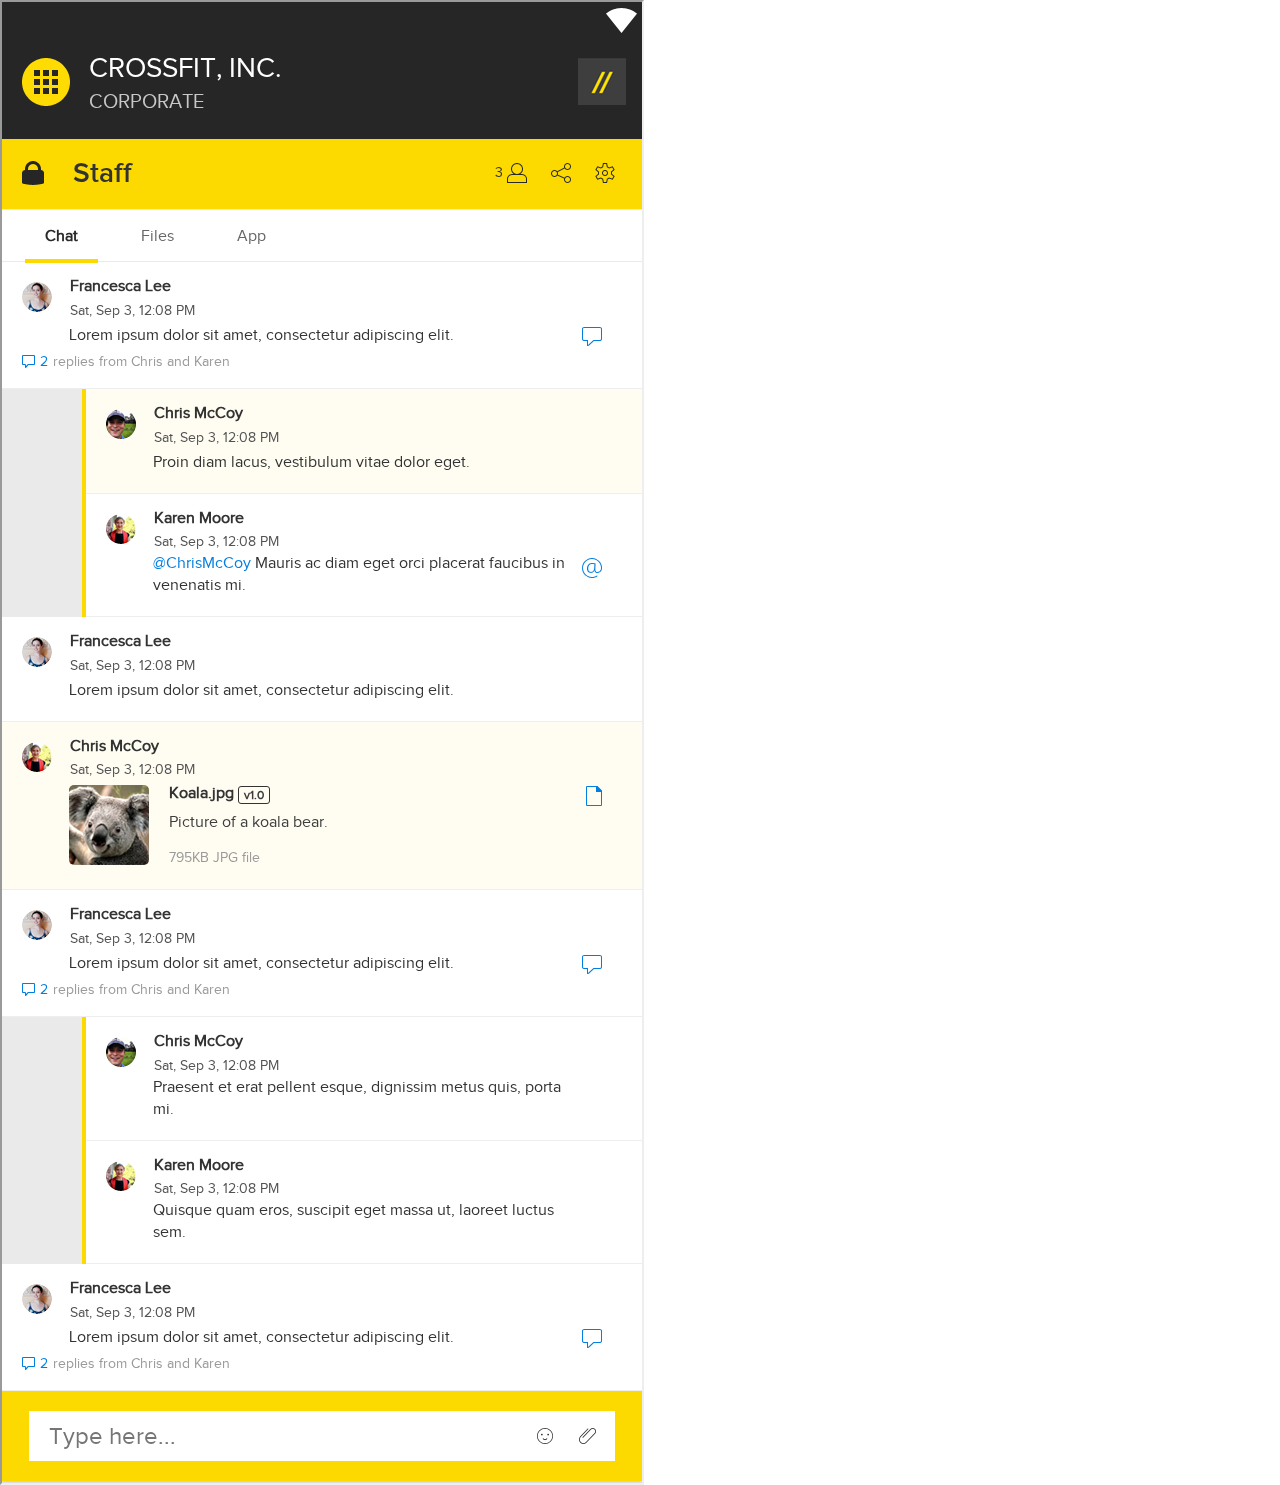
<file: mobile_view.html>
<!DOCTYPE html PUBLIC "-//W3C//DTD XHTML 1.0 Transitional//EN" "http://www.w3.org/TR/xhtml1/DTD/xhtml1-transitional.dtd">
<html xmlns="http://www.w3.org/1999/xhtml">
<head>
<meta http-equiv="Content-Type" content="text/html; charset=utf-8" />
<title>FOOTPRINT</title>
</head>

<body style="margin:0; padding:0;">
<div class="iframe_html">
<iframe id="mobile" src="mobile.html" width="640" style="overflow-y:hidden; height:1481px; "></iframe>
</div>
</body>
</html>
</file>
<file: css/style.css>
@charset "utf-8";
/* CSS Document */






html,
body {
    height: 100%;
}


body {
	background:#fff;
	margin:0;
	padding:0;
	overflow-x: hidden;
	font-family: 'ProximaNova-Regular';
}
.overflow_hidden {
	overflow:hidden;
}
.nopadding {
	padding:0;
}
.nomargin {
	margin:0;
}
.main {
    padding-left:8%;
    width: 100%;
}
.leftRightPadding {
	padding-left:34px;
	padding-right:40px;
}
.cbp-vimenu {
	position: fixed;
	z-index:9;
	overflow: hidden;
	top: 0;
	left: 0;
	height: 100%;
	list-style-type: none;
	margin: 0;
	padding: 0;
	background: #fcda00;
	width:80px;
	text-align:center;
	-webkit-box-shadow: 3px 0px 5px 0px rgba(0, 0, 0, 0.31);
	-moz-box-shadow: 3px 0px 5px 0px rgba(0, 0, 0, 0.31);
	box-shadow: 3px 0px 5px 0px rgba(0, 0, 0, 0.31);
}
.cbp-vimenu li a {
	display: block;
	/*text-indent: -500em;*/
	height: 5.7em;
	/*width: 5em;*/
	line-height: 3.5em;
	text-align: center;
	color: #2a2a2a;
	position: relative;
	font-size:14px;
	/*border-bottom: 1px solid rgba(0,0,0,0.05);*/
	-webkit-transition: background 0.1s ease-in-out;
	-moz-transition: background 0.1s ease-in-out;
	transition: background 0.1s ease-in-out;
}
.cbp-vimenu li a:hover, .cbp-vimenu li:first-child a {
	background: #3e3e3e;
	color: #fff;
}
.cbp-vimenu li a span {
	display:block;
	color:#2a2a2a;
	font-size:26px;
	font-weight: normal;
	font-size:14px;
	line-height:18px;
}
.cbp-vimenu li a:hover, .cbp-vimenu li a span:hover {
	text-decoration:none;
}
.cbp-vimenu li a span img {
	margin:27px;
}
.cbp-vimenu li a:hover {
	background:#fff;
}
.cbp-vimenu li a:before {
	font-family: 'ecoico';
	speak: none;
	font-style: normal;
	font-weight: normal;
	text-indent: 0em;
	position: absolute;
	top: 0;
	left: 0;
	width: 100%;
	height: 100%;
	font-size: 1.4em;
	-webkit-font-smoothing: antialiased;
}
.cbp-vimenu li a.icon-logo:before {
	content: "C";
	font-weight: 700;
	font-size: 300%;
	font-family: 'Lato', Calibri, Arial, sans-serif;
}
.cbp-vimenu li a span img {
	margin:26px;
}


.top_header{ border-bottom: 1px solid #eaeaea;
    padding:17px 0 0 42px;
}
.heading {
   
}
.heading h2 {
	margin:0;
	font-size:20px;
	font-family: 'proxima_nova_ltbold';
	 line-height: 20px;
}
.heading h2 img {
    height: 15px;
    margin-left: 5px;
    margin-top: -5px;
    width: 13px;
}

.heading p {
	font-size:16px;
	font-family: 'proxima_nova_ltregular';
	padding-bottom: 6px;   
	margin-top: 4px;

}
/*tab css*/

.nav-tabs {
	border-bottom:1px solid #eaeaea;
	padding-left:23px;
}
.nav-tabs > li.active > a, .nav-tabs > li.active > a:focus, .nav-tabs > li.active > a:hover {
	border-width: 0;
	font-family: 'ProximaNova-Regular';
	font-size:16px;
}
.nav-tabs > li > a {
	border: none;
	color: #666;
	padding:15px 20px;
	font-size:16px;
	margin-right:23px;
}
.nav-tabs > li.active > a, .nav-tabs > li > a:hover {
	border: none;
	color: #2a2a2a !important;
	background: transparent;
	
}
.nav-tabs > li.active > a{font-family:  'ProximaNova-Regular'; font-weight:600;
	font-size:16px;}


 .nav-tabs > li > a::after {
content: "";
background: #fcda00;
height: 4px;
position: absolute;
width: 100%;
left: 0px;
bottom: -1px;
transition: all 250ms ease 0s;
transform: scale(0);
}
 .nav-tabs > li.active > a::after, .nav-tabs > li:hover > a::after {
transform: scale(1);
}
.tab-nav > li > a::after {
background: #21527d none repeat scroll 0% 0%;
color: #fff;
}
.tab-pane {
	padding:0px 0 15px 0;
}
.tab-content {
	padding:0 0 20px;
}
.card {
/*	box-shadow: 0px 1px 3px rgba(0, 0, 0, 0.3);*/
	margin-bottom: 30px;
	position:relative;
	
}

ul.iconsDiv{ display:block; list-style:none; margin:0px 0 0; padding:0 17px 0 0; text-align:right;}

ul.iconsDiv li{ display: inline-block; margin:0; padding:13px 10px;}
ul.iconsDiv li a{ display: block; }
ul.iconsDiv li span{ float:left;}
ul.iconsDiv li.li_width{ width:52px;}

.pro_pic_holder {
    border-bottom: 1px solid #eee;
    padding-bottom: 24px;
    padding-left: 45px;
    padding-top: 24px;
	background:#fff;
}

.pro_pic_holder > img.profile_pic{ width:30px; height:30px; vertical-align:top; margin-right:14px;}

.profile_name{ display:inline-block; vertical-align:top;}
.profile_name h3{ display: block; font-family: "ProximaNova-Regular";
	font-size:16px; font-weight:600; margin-top: -4px;}
.profile_name p{ display:block; font-size:14px;  color:#525252; line-height:10px;}

.pro_description {
    display: inline-block;
    width: 72%;
	padding-left:22px;
}

.description_sub{padding-left:47px;}
.pro_description p{margin-top: -5px; margin-bottom:0; font-size:16px; line-height: 22px;}
.commentIconDiv {
    float: right;
    margin-right: 40px;
    text-align: right;
    width: 24px;
}
.commentIconDiv a{ display:block;}
.commentIconDiv a img{ height:100%;}
.pro_description a, .description_sub a{ color:#007fe0;}
.pro_description a:hover, .description_sub a:hover{ text-decoration:none;}
.boxFooter{ width:100%;}
.boxFooter > p { line-height: 13px; font-size:14px; color:#999999;  padding: 9px 0 0; margin-bottom:0;}
.boxFooter > p > img{ float:left; margin-right:5px;}
.boxFooter > p > span{ margin-right:5px;}
.blue{ color:#007fe0;}


.sub_holder{ background:#eaeaea;padding-left: 95px;}


.left_border{ border-left:4px solid #fcda00;}
.bg-light{ background:#fffdf2;}



.sub_cont{}


.sub_des{ display: inline-block;}

.sub_cont > img.sub_img{ border-radius:5px; vertical-align:top; margin-right:16px;}

.sub_des h3 {
    vertical-align: top;
	margin-top:0;
	font-size:16px;
	font-weight:600;
	margin-bottom:6px;
}

.sub_des h3 span{ border:1px solid #333; border-radius:3px; padding:1px 5px; font-size:12px; line-height:20px; display:inline;}
.sub_des span {
    vertical-align: top;
	font-size:16px;
	color:#3e3e3e;
	margin-bottom:18px;
	display:block;
}
.sub_des p {
    vertical-align: top;
	color:#999999;
	font-size:14px;
}

.bottom_attachDiv{ position:fixed; width:75%; bottom:0; background:#ddd; padding:20px 27px; z-index:3;}
.bottom_attachDiv > input[type="text"]{
	width:100%; padding:10px 90px 10px 50px; border:none;
	
}
.attached_icon {
    position: absolute;
    right: 34px;
    top: 30px;
}
.attached_icon a{ margin:0 11px;}
.attached_icon a img{}

.in_lg {
    background: #f7f7f7 ;
    border: 3px solid #ffdc00;
    padding: 7px;
    position: absolute;
    text-align: center;
    width: 40px;
}
/*tab css* ends*/


.right_panel {
	/*position: fixed;
	z-index:4;
	overflow: hidden;*/
	position:relative;
	z-index:4;
	float:right;
	top: 0;
	right: 0;
	height: 100%;
	list-style-type: none;
	margin: 0;
	/*padding:25px 20px;
	background: #333333;*/
	width:270px;
	-webkit-box-shadow: -4px 0px 5px 0px rgba(0,0,0,0.22);
	-moz-box-shadow: -4px 0px 5px 0px rgba(0,0,0,0.22);
	box-shadow: -4px 0px 5px 0px rgba(0,0,0,0.22);
}

.right_panel h3{ font-size:20px; color:#fff; margin:0; padding:0; text-transform:uppercase;  line-height: 14px; margin-bottom:8px;}

.right_panel h5{ font-size:14px; color:#c8c8c8; margin:0; padding:0; text-transform:uppercase;  line-height: 14px; margin-bottom:17px;}


/*accordion css*/

/*******************************
* Does not work properly if "in" is added after "collapse".
* Get free snippets on bootpen.com
*******************************/
    .panel-group .panel {
        border-radius: 0;
        box-shadow: none;
		background:none;
		border:none;
     /*   border-color: #EEEEEE;*/
    }

    .panel-default > .panel-heading {
        padding: 0;
        border-radius: 0;
        color: #fff;
		background:none;
       /* background-color: #FAFAFA;
        border-color: #EEEEEE;*/
    }

    .panel-title {
        font-size: 14px;
    }

    .panel-title > a {
        display: block;
        padding: 0px 0;
        text-decoration: none;
    }

    .more-less {
        float: right;
        color: #fff;
		font-size: 9px;
		margin:4px 0;
    }

    .panel-default > .panel-heading + .panel-collapse > .panel-body {
     /*   border-top-color: #EEEEEE;*/
	 border:none;
	 color:#fff;
	 padding:0;
    }





/*accordion css ends*/

p.txx{ color:#c8c8c8; font-size:14px; margin-bottom:15px;}
p.txx span{ color:#fff;}
.section_1{padding:25px 20px;
	background: #2a2a2a;
}
.section_1 > .panel-group,.section_2 > .panel-group,  .section_3 > .panel-group, .section_4 > .panel-group { margin-bottom:0;}


.section_2{padding:20px;
	background: #333333;}
	
.section_2 p{}
.section_2 > .progress{ height:7px; background:#2a2a2a; margin-bottom:13px;}
.section_2 > .progress > .progress-bar{ background:#fcda00;}

p.txx_1{ color:#c8c8c8; font-size:16px; }
p.txx_1 span{ color:#fff;}

.margin_right10{ margin-right:10px;}

.section_3{ background:#656565; padding:24px 20px 21px;}
.section_3 h4{ font-size:16px; text-transform:uppercase; color:#fff;font-family: 'proxima_nova_ltbold'; margin:0; padding:0; } 
.section_3 h4 img{ margin-right:18px; vertical-align:text-bottom;}


/*show hide css*/


#myList li, #myList_1 li,  #myList_2 li{ display:none;
}
#loadMore,#loadMore_1 , #loadMore_2 {
    color:white;
    cursor:pointer;
	font-size:16px;
	text-decoration:underline;
	padding-left:42px;
}
#loadMore:hover, #loadMore_1:hover, #loadMore_2:hover{
    color:grey;
}
#showLess, #showLess_1, #showLess_2{
    color:red;
    cursor:pointer;
}
#showLess:hover, #showLess_1:hover, #showLess_2:hover {
    color:grey;
}
.section_4{ background:#333333;padding:21px 21px 22px;}
.section_4 h4{ font-size:16px; text-transform:uppercase; color:#fff;font-family: 'proxima_nova_ltbold'; margin:0; padding:0;} 
.section_4 h4 img {
    margin-right: 18px;
    margin-top: 4px;
}

/*show hide css ends*/
ul.crossfit{ list-style:none; margin:0; padding:0 0 0 42px;}
ul.crossfit li a{ font-size:16px; color:#fff;}
ul.crossfit li a:hover{ text-decoration:none;}
ul.crossfit li{ line-height:33px;}


ul.crossfit_1{ list-style:none; margin:0; padding:0 0 0 0px;}
ul.crossfit_1 li a{ font-size:16px; color:#fff; display:block; padding-left:58px;}
ul.crossfit_1 li a:hover{ text-decoration:none; background:#fcda00; color:#000;}
ul.crossfit_1 li{ line-height:33px;}


.list{}
.list_1{ margin-left:-20px; margin-right:-20px;}

.borderTop{ border-top:1px solid #656565;}



ul.crossfit_2{ list-style:none; margin:0; padding:0 0 0 0px;}
ul.crossfit_2 li a{ font-size:16px; color:#fff; display:block; padding-left:62px;}
ul.crossfit_2 li a:hover{ text-decoration:none; background:#fcda00; color:#000;}
ul.crossfit_2 li{ line-height:33px;}
.row.list_1 > #loadMore_2{ padding-left:62px;}


.section_5{ background:#2a2a2a;padding:15px 20px;}
.section_5 h4{ font-size:16px; text-transform:uppercase; color:#fff;font-family: 'proxima_nova_ltbold'; margin:0; padding:0;} 

.right_bottom_pro_img{ width:50px;}
.right_bottom_pro_img img{ width:100%;}

h5.pro_heading {
    color: #fff;
    font-size: 16px;
    font-weight: 600;
    line-height: 51px;
    margin: 0;
    text-transform: capitalize;
}

.right_elm{ text-align:right; line-height:50px; }
.right_elm a{ display:inline-block; }
.right_elm a i{ font-size:16px; color:#fff; padding:0 5px;
}
.right_elm a img{ vertical-align:inherit;padding:0;}

.less_width {
    width: 270px;
}.more_width {
    width: 78.7%;
}
</file>
<file: css/font-style.css>
/* Generated by Font Squirrel (http://www.fontsquirrel.com) on September 28, 2012 */
@font-face {
	font-family: 'ProximaNova-Regular';
	src: url('../fonts/proximanova-regular-webfont.eot');
	src: local('?'), url('../fonts/proximanova-regular-webfont.woff') format('woff'), url('../fonts/proximanova-regular-webfont.ttf') format('truetype'), url('../fonts/proximanova-regular-webfont#ProximaNovaBlRegular') format('svg');
	font-weight: normal;
	font-style: normal;
}


@font-face {
	font-family: 'ProximaNovaBlRegular';
	src: url('../fonts/proximanova-black-webfont.eot');
	src: local('?'), url('../fonts/proximanova-black-webfont.woff') format('woff'), url('../fonts/proximanova-black-webfont.ttf') format('truetype'), url('../fonts/proximanova-black-webfont#ProximaNovaBlRegular') format('svg');
	font-weight: normal;
	font-style: normal;
}

@font-face {
	font-family: 'proxima_nova_ltbold';
	src: url('../fonts/proximanova-semibold-webfont.eot');
	src: local('?'), url('../fonts/proximanova-semibold-webfont.woff') format('woff'), url('../fonts/proximanova-semibold-webfont.ttf') format('truetype'), url('../fonts/proximanova-semibold-webfont#proxima_nova_ltbold') format('svg');
	/*font-weight: bold;*/
	font-style: normal;
}

@font-face {
	font-family: 'proxima_nova_thbold';
	src: url('../fonts/proximanova-extrabld-webfont.eot');
	src: local('?'), url('../fonts/proximanova-extrabld-webfont.woff') format('woff'), url('../fonts/proximanova-extrabld-webfont.ttf') format('truetype'), url('../fonts/proximanova-extrabld-webfontt#proxima_nova_thbold') format('svg');
	font-style: normal;
}

@font-face {
     font-family: 'proxima_nova_ltregular';
     src: url('../fonts/proximanova-light-webfont.eot');
     src: url('../fonts/proximanova-light-webfont.eot?#iefix') format('embedded-opentype'),
     url('../fonts/proximanova-light-webfont.woff') format('woff'),
     url('../fonts/proximanova-light-webfont.ttf') format('truetype'),
     url('../fonts/proximanova-light-webfont.svg#proxima_nova_ltregular') format('svg');
     font-weight: normal;
     font-style: normal;
}
</file>
<file: css/mobile_style.css>
@charset "utf-8";
/* CSS Document */






html,
body {
    height: 100%;
	background:#ddd !important;
}


body {
	background:#fff;
	margin:0;
	padding:0;
	overflow-x: hidden;
	font-family: 'ProximaNova-Regular';
}
.overflow_hidden {
	overflow:hidden;
}
.nopadding {
	padding:0;
}
.nomargin {
	margin:0;
}
/*.main {
    padding-left:8%;
    width: 100%;
}*/





.leftRightPadding {
	padding-left:34px;
	padding-right:40px;
}
.cbp-vimenu {
	position: fixed;
	z-index:9;
	overflow: hidden;
	top: 0;
	left: 0;
	height: 100%;
	list-style-type: none;
	margin: 0;
	padding: 0;
	background: #fcda00;
	width:80px;
	text-align:center;
	-webkit-box-shadow: 3px 0px 5px 0px rgba(0, 0, 0, 0.31);
	-moz-box-shadow: 3px 0px 5px 0px rgba(0, 0, 0, 0.31);
	box-shadow: 3px 0px 5px 0px rgba(0, 0, 0, 0.31);
}
.cbp-vimenu li a {
	display: block;
	/*text-indent: -500em;*/
	height: 5.7em;
	/*width: 5em;*/
	line-height: 3.5em;
	text-align: center;
	color: #2a2a2a;
	position: relative;
	font-size:14px;
	/*border-bottom: 1px solid rgba(0,0,0,0.05);*/
	-webkit-transition: background 0.1s ease-in-out;
	-moz-transition: background 0.1s ease-in-out;
	transition: background 0.1s ease-in-out;
}
.cbp-vimenu li a:hover, .cbp-vimenu li:first-child a {
	background: #3e3e3e;
	color: #fff;
}
.cbp-vimenu li a span {
	display:block;
	color:#2a2a2a;
	font-size:26px;
	font-weight: normal;
	font-size:14px;
	line-height:18px;
}
.cbp-vimenu li a:hover, .cbp-vimenu li a span:hover {
	text-decoration:none;
}
.cbp-vimenu li a span img {
	margin:27px;
}
.cbp-vimenu li a:hover {
	background:#fff;
}
.cbp-vimenu li a:before {
	font-family: 'ecoico';
	speak: none;
	font-style: normal;
	font-weight: normal;
	text-indent: 0em;
	position: absolute;
	top: 0;
	left: 0;
	width: 100%;
	height: 100%;
	font-size: 1.4em;
	-webkit-font-smoothing: antialiased;
}
.cbp-vimenu li a.icon-logo:before {
	content: "C";
	font-weight: 700;
	font-size: 300%;
	font-family: 'Lato', Calibri, Arial, sans-serif;
}
.cbp-vimenu li a span img {
	margin:26px;
}


.top_header{ border-bottom: 1px solid #eaeaea;
    padding:24px 0 24px 20px;
	background:#fcda00;
}
.heading {
	float:left;
   
}
.heading h2 {
	margin:0;
	font-size:28px;
	font-family: 'proxima_nova_ltbold';
	 line-height: 20px;
}
.heading h2 img {
    height:24px;
    margin-right:22px;
    margin-top: -5px;
    width: 22px;
}

.heading p {
	font-size:16px;
	font-family: 'proxima_nova_ltregular';
	padding-bottom: 6px;   
	margin-top: 4px;

}
/*tab css*/

.nav-tabs {
	border-bottom:1px solid #eaeaea;
	padding-left:23px;
}
.nav-tabs > li.active > a, .nav-tabs > li.active > a:focus, .nav-tabs > li.active > a:hover {
	border-width: 0;
	font-family: 'ProximaNova-Regular';
	font-size:16px;
}
.nav-tabs > li > a {
	border: none;
	color: #666;
	padding:15px 20px;
	font-size:16px;
	margin-right:23px;
}
.nav-tabs > li.active > a, .nav-tabs > li > a:hover {
	border: none;
	color: #2a2a2a !important;
	background: transparent;
	
}
.nav-tabs > li.active > a{font-family:  'ProximaNova-Regular'; font-weight:600;
	font-size:16px;}


 .nav-tabs > li > a::after {
content: "";
background: #fcda00;
height: 4px;
position: absolute;
width: 100%;
left: 0px;
bottom: -1px;
transition: all 250ms ease 0s;
transform: scale(0);
}
 .nav-tabs > li.active > a::after, .nav-tabs > li:hover > a::after {
transform: scale(1);
}
.tab-nav > li > a::after {
background: #21527d none repeat scroll 0% 0%;
color: #fff;
}
.tab-pane {
	padding:0px 0 15px 0;
}
.tab-content {
	padding:0 0 20px;
}
.card {
/*	box-shadow: 0px 1px 3px rgba(0, 0, 0, 0.3);*/
	/*margin-bottom: 30px;*/
	position:relative;
	
}

ul.iconsDiv{ float:right; list-style:none; margin:0px 0 0; padding:0 17px 0 0; text-align:right;}

ul.iconsDiv li{ display: inline-block; margin:0; padding:0px 10px;}
ul.iconsDiv li a{ display: block; }
ul.iconsDiv li span{ float:left;}
ul.iconsDiv li.li_width{ width:52px;}

.pro_pic_holder {
    border-bottom: 1px solid #eee;
    padding-bottom: 20px;
    padding-left: 20px;
    padding-top: 20px;
	background:#fff;
}

.pro_pic_holder > img.profile_pic{ width:30px; height:30px; vertical-align:top; margin-right:14px;}

.profile_name{ display:inline-block; vertical-align:top;}
.profile_name h3{ display: block; font-family: "ProximaNova-Regular";
	font-size:16px; font-weight:600; margin-top: -4px;}
.profile_name p{ display:block; font-size:14px;  color:#525252; line-height:10px;}

.pro_description {
    display: inline-block;
    padding-left: 47px;
    width: 86%;
}
.description_sub{padding-left:47px;}
.pro_description p{margin-top: -5px; margin-bottom:0; font-size:16px; line-height: 22px;}
.commentIconDiv {
    float: right;
    margin-right: 40px;
    text-align: right;
    width: 24px;
}
.commentIconDiv a{ display:block;}
.commentIconDiv a img{ height:100%;}
.pro_description a, .description_sub a{ color:#007fe0;}
.pro_description a:hover, .description_sub a:hover{ text-decoration:none;}
.boxFooter{ width:100%;}
.boxFooter > p { line-height: 13px; font-size:14px; color:#999999;  padding: 9px 0 0; margin-bottom:0;}
.boxFooter > p > img{ float:left; margin-right:5px;}
.boxFooter > p > span{ margin-right:5px;}
.blue{ color:#007fe0;}


.sub_holder{ background:#eaeaea;padding-left: 80px;}


.left_border{ border-left:4px solid #fcda00;}
.bg-light{ background:#fffdf2;}



.sub_cont{}


.sub_des{ display: inline-block;}

.sub_cont > img.sub_img{ border-radius:5px; vertical-align:top; margin-right:16px;}

.sub_des h3 {
    vertical-align: top;
	margin-top:0;
	font-size:16px;
	font-weight:600;
	margin-bottom:6px;
}

.sub_des h3 span{ border:1px solid #333; border-radius:3px; padding:1px 5px; font-size:12px; line-height:20px; display:inline;}
.sub_des span {
    vertical-align: top;
	font-size:16px;
	color:#3e3e3e;
	margin-bottom:18px;
	display:block;
}
.sub_des p {
    vertical-align: top;
	color:#999999;
	font-size:14px;
}

.bottom_attachDiv{ position:fixed; width:100%; bottom:0; background:#FCDA00; padding:20px 27px; z-index:3;}
.bottom_attachDiv > input[type="text"]{
	width:100%; padding:8px 90px 8px 20px; border:none; font-size:24px; color:#262626;font-family: 'ProximaNova-Regular';
	
}
.attached_icon {
    position: absolute;
    right: 35px;
    top: 35px;
}
.attached_icon a{ margin:0 11px;}
.attached_icon a img{}

.in_lg {
    background: #f7f7f7 ;
    border: 3px solid #ffdc00;
    padding: 7px;
    position: absolute;
    text-align: center;
    width: 40px;
}
/*tab css* ends*/


.right_panel {
	/*position: fixed;
	z-index:4;
	overflow: hidden;*/
	position:relative;
	z-index:4;
	float:right;
	top: 0;
	right: 0;
	height: 100%;
	list-style-type: none;
	margin: 0;
	/*padding:25px 20px;
	background: #333333;*/
	width:270px;
	-webkit-box-shadow: -4px 0px 5px 0px rgba(0,0,0,0.22);
	-moz-box-shadow: -4px 0px 5px 0px rgba(0,0,0,0.22);
	box-shadow: -4px 0px 5px 0px rgba(0,0,0,0.22);
}

.right_panel h3{ font-size:20px; color:#fff; margin:0; padding:0; text-transform:uppercase;  line-height: 14px; margin-bottom:8px;}

.right_panel h5{ font-size:14px; color:#c8c8c8; margin:0; padding:0; text-transform:uppercase;  line-height: 14px; margin-bottom:17px; }


/*accordion css*/

/*******************************
* Does not work properly if "in" is added after "collapse".
* Get free snippets on bootpen.com
*******************************/
    .panel-group .panel {
        border-radius: 0;
        box-shadow: none;
		background:none;
		border:none;
     /*   border-color: #EEEEEE;*/
    }

    .panel-default > .panel-heading {
        padding: 0;
        border-radius: 0;
        color: #fff;
		background:none;
       /* background-color: #FAFAFA;
        border-color: #EEEEEE;*/
    }

    .panel-title {
        font-size: 14px;
    }

    .panel-title > a {
        display: block;
        padding: 0px 0;
        text-decoration: none;
    }

    .more-less {
        float: right;
        color: #fff;
		font-size: 9px;
		margin:4px 0;
    }

    .panel-default > .panel-heading + .panel-collapse > .panel-body {
     /*   border-top-color: #EEEEEE;*/
	 border:none;
	 color:#fff;
	 padding:0;
    }





/*accordion css ends*/

p.txx{ color:#c8c8c8; font-size:14px; margin-bottom:15px;}
p.txx span{ color:#fff;}
.section_1{padding:25px 20px;
	background: #2a2a2a;
}
.section_1 > .panel-group,.section_2 > .panel-group,  .section_3 > .panel-group, .section_4 > .panel-group { margin-bottom:0;}


.section_2{padding:20px;
	background: #333333;}
	
.section_2 p{}
.section_2 > .progress{ height:7px; background:#2a2a2a; margin-bottom:13px;}
.section_2 > .progress > .progress-bar{ background:#fcda00;}

p.txx_1{ color:#c8c8c8; font-size:16px; }
p.txx_1 span{ color:#fff;}

.margin_right10{ margin-right:10px;}

.section_3{ background:#656565; padding:24px 20px 21px;}
.section_3 h4{ font-size:16px; text-transform:uppercase; color:#fff;font-family: 'proxima_nova_ltbold'; margin:0; padding:0; } 
.section_3 h4 img{ margin-right:18px; vertical-align:text-bottom;}


/*show hide css*/


#myList li, #myList_1 li,  #myList_2 li{ display:none;
}
#loadMore,#loadMore_1 , #loadMore_2 {
    color:white;
    cursor:pointer;
	font-size:16px;
	text-decoration:underline;
	padding-left:42px;
}
#loadMore:hover, #loadMore_1:hover, #loadMore_2:hover{
    color:grey;
}
#showLess, #showLess_1, #showLess_2{
    color:red;
    cursor:pointer;
}
#showLess:hover, #showLess_1:hover, #showLess_2:hover {
    color:grey;
}
.section_4{ background:#333333;padding:21px 21px 22px;}
.section_4 h4{ font-size:16px; text-transform:uppercase; color:#fff;font-family: 'proxima_nova_ltbold'; margin:0; padding:0;} 
.section_4 h4 img {
    margin-right: 18px;
    margin-top: 4px;
}

/*show hide css ends*/
ul.crossfit{ list-style:none; margin:0; padding:0 0 0 42px;}
ul.crossfit li a{ font-size:16px; color:#fff;}
ul.crossfit li a:hover{ text-decoration:none;}
ul.crossfit li{ line-height:33px;}


ul.crossfit_1{ list-style:none; margin:0; padding:0 0 0 0px;}
ul.crossfit_1 li a{ font-size:16px; color:#fff; display:block; padding-left:58px;}
ul.crossfit_1 li a:hover{ text-decoration:none; background:#fcda00; color:#000;}
ul.crossfit_1 li{ line-height:33px;}


.list{}
.list_1{ margin-left:-20px; margin-right:-20px;}

.borderTop{ border-top:1px solid #656565;}



ul.crossfit_2{ list-style:none; margin:0; padding:0 0 0 0px;}
ul.crossfit_2 li a{ font-size:16px; color:#fff; display:block; padding-left:62px;}
ul.crossfit_2 li a:hover{ text-decoration:none; background:#fcda00; color:#000;}
ul.crossfit_2 li{ line-height:33px;}
.row.list_1 > #loadMore_2{ padding-left:62px;}


.section_5{ background:#2a2a2a;padding:15px 20px;}
.section_5 h4{ font-size:16px; text-transform:uppercase; color:#fff;font-family: 'proxima_nova_ltbold'; margin:0; padding:0;} 

.right_bottom_pro_img{ width:50px;}
.right_bottom_pro_img img{ width:100%;}

h5.pro_heading {
    color: #fff;
    font-size: 16px;
    font-weight: 600;
    line-height: 51px;
    margin: 0;
    text-transform: capitalize;
}

.right_elm{ text-align:right; line-height:50px; }
.right_elm a{ display:inline-block; }
.right_elm a i{ font-size:16px; color:#fff; padding:0 5px;
}
.right_elm a img{ vertical-align:inherit;padding:0;}

.less_width {
    width: 270px;
}.more_width {
    width: 78.7%;
}


/*mobile style css*/


.mobile_container{ width:640px; margin:0 auto;}
.mobile_header{ background:#262626;}
.main {

}
.right_ic{ text-align:right; padding:6px 5px 30px; }
.header_click_sec{ padding:0 20px;}
.mobile_heading {
    display: block;
    left: 67px;
    position: relative;
    top: -30px;
}

.mobile_heading h3{ font-size:28px; text-transform:uppercase; color:#fff;}
.mobile_heading h5{ font-size:20px;text-transform:uppercase; color:#c8c8c8;line-height: 15px; margin-bottom:0;}



.slideout-menu { left: auto; }
.box { height: 1500px; }
.btn-hamburger { left: auto; right: 12px;}
.btn-hamburger_1 { left: auto; right: 12px;}
.btn-hamburger {
	border: none;
	position: absolute;
	top: 50px;
	right: 12px;
	outline:none;
	background: url('../images/menu.png') no-repeat center;
	width: 60px;
	height: 59px;
	z-index:99;
}

.slideout-menu {
  position: fixed;
  right: 0;
  top: 0;
  bottom: 0;
  right: 0;
  z-index: 2;
  width: 270px;
  overflow-y: scroll;
  -webkit-overflow-scrolling: touch;
  display: none;
}
#panel{ border:none; margin-bottom:0;   padding-bottom: 55px;}
.slideout-panel {
  position: relative;
  z-index: 1;
  will-change: transform;
  border:none;
}

.slideout-open,
.slideout-open body,
.slideout-open .slideout-panel {
  overflow: hidden;
}

.slideout-open .slideout-menu {
  display: block;
}
@media all and (min-width:40em) {
 .btn-hamburger {
 top: 50px;
 right: 30px;
}

 .panel-header {
 margin-top: 40px;
 width: 455px;
}
 .title {
 font-size: 4.2em;
}
}

/**
 * Large Screens
 */
@media all and (min-width: 54em) {
 .box {
 width: 70%;
 max-width: 1200px;
 margin: 50px auto;
}
}


/*mobile style css ends*/



/* left mobile style css*/

/*mobile style css ends*/
.menu_left {
	border: none;
	position: absolute;
	top: 50px;
	left: 14px;
	outline:none;
	background: url('../images/menu-1.png') no-repeat center;
	width: 60px;
	height: 59px;
}
.menu_right {
	border: none;
	position: absolute;
	top: 50px;
	right: 10px;
	outline:none;
	background: url('../images/menu.png') no-repeat center;
	width: 60px;
	height: 59px;
	z-index:99;
}

#wrapper {
    padding-left: 0;
    -webkit-transition: all 0.5s ease;
    -moz-transition: all 0.5s ease;
    -o-transition: all 0.5s ease;
    transition: all 0.5s ease;
}

#wrapper.toggled {
    padding-left:80px;
}
#wrapper.toggled1 {
    padding-right:270px;
}
#sidebar-wrapper {
    z-index: 1000;
    position: fixed;
    left: 250px;
    width: 0;
    height: 100%;
    margin-left: -250px;
    overflow-y: auto;
    background: #000;
    -webkit-transition: all 0.5s ease;
    -moz-transition: all 0.5s ease;
    -o-transition: all 0.5s ease;
    transition: all 0.5s ease;
	-webkit-box-shadow: 3px 0px 5px 0px rgba(0, 0, 0, 0.31);
	-moz-box-shadow: 3px 0px 5px 0px rgba(0, 0, 0, 0.31);
	box-shadow: 3px 0px 5px 0px rgba(0, 0, 0, 0.31);
}
#sidebar-wrapper_1{
    z-index: 1000;
    position: fixed;
    right: 287px;
    width: 0;
    height: 100%;
    margin-right: -287px;
    overflow-y: auto;
    background: #000;
    -webkit-transition: all 0.5s ease;
    -moz-transition: all 0.5s ease;
    -o-transition: all 0.5s ease;
    transition: all 0.5s ease;
	-webkit-box-shadow: 3px 0px 5px 0px rgba(0, 0, 0, 0.31);
	-moz-box-shadow: 3px 0px 5px 0px rgba(0, 0, 0, 0.31);
	box-shadow: 3px 0px 5px 0px rgba(0, 0, 0, 0.31);
}

#wrapper.toggled #sidebar-wrapper {
    width: 80px;
}

#wrapper.toggled1 #sidebar-wrapper_1 {
    width: 270px;
}

#page-content-wrapper {
    width: 100%;
    position: absolute;
    padding: 15px;
}

#wrapper.toggled #page-content-wrapper {
    position: absolute;
    margin-right: -250px;
}
#wrapper.toggled1 #page-content-wrapper {
    position: absolute;
    margin-left: -270px;
}



/* Sidebar Styles */

.sidebar-nav {
    position: absolute;
    top: 0;
    width: 80px;
    margin: 0;
    padding: 0;
    list-style: none;
}

.sidebar-nav li {
  /*  text-indent: 20px;*/
    line-height: 40px;
}

.sidebar-nav li a {
    display: block;
    text-decoration: none;
    color: #999999;
}

.sidebar-nav li a:hover {
    text-decoration: none;
/*    color: #fff;
    background: #fff;*/
}

.sidebar-nav li a:active,
.sidebar-nav li a:focus {
    text-decoration: none;
}

.sidebar-nav > .sidebar-brand {
    height: 65px;
    font-size: 18px;
    line-height: 60px;
}

.sidebar-nav > .sidebar-brand a {
    color: #999999;
}

.sidebar-nav > .sidebar-brand a:hover {
    color: #fff;
    background: none;
}

@media(min-width:768px) {
    #wrapper {
        padding-left: 80px;
    }

    #wrapper.toggled {
        padding-left: 0;
    }
#wrapper.toggled1 {
        padding-right: 0;
    }
    #sidebar-wrapper {
        width: 80px;
    }
#sidebar-wrapper_1{
        width:287px;
    }
    #wrapper.toggled #sidebar-wrapper {
        width: 0;
    }
	    
		#wrapper.toggled1 #sidebar-wrapper_1 {
        width: 0;
    }
	
    #page-content-wrapper {
        padding: 20px;
        position: relative;
    }

    #wrapper.toggled #page-content-wrapper {
        position: relative;
        margin-right: 0;
    }
	 #wrapper.toggled1 #page-content-wrapper {
        position: relative;
        margin-left: 0;
    }
}
.iframe_html{}
.iframe_html > iframe{ height:1560px; overflow-y:hidden;}
</file>
